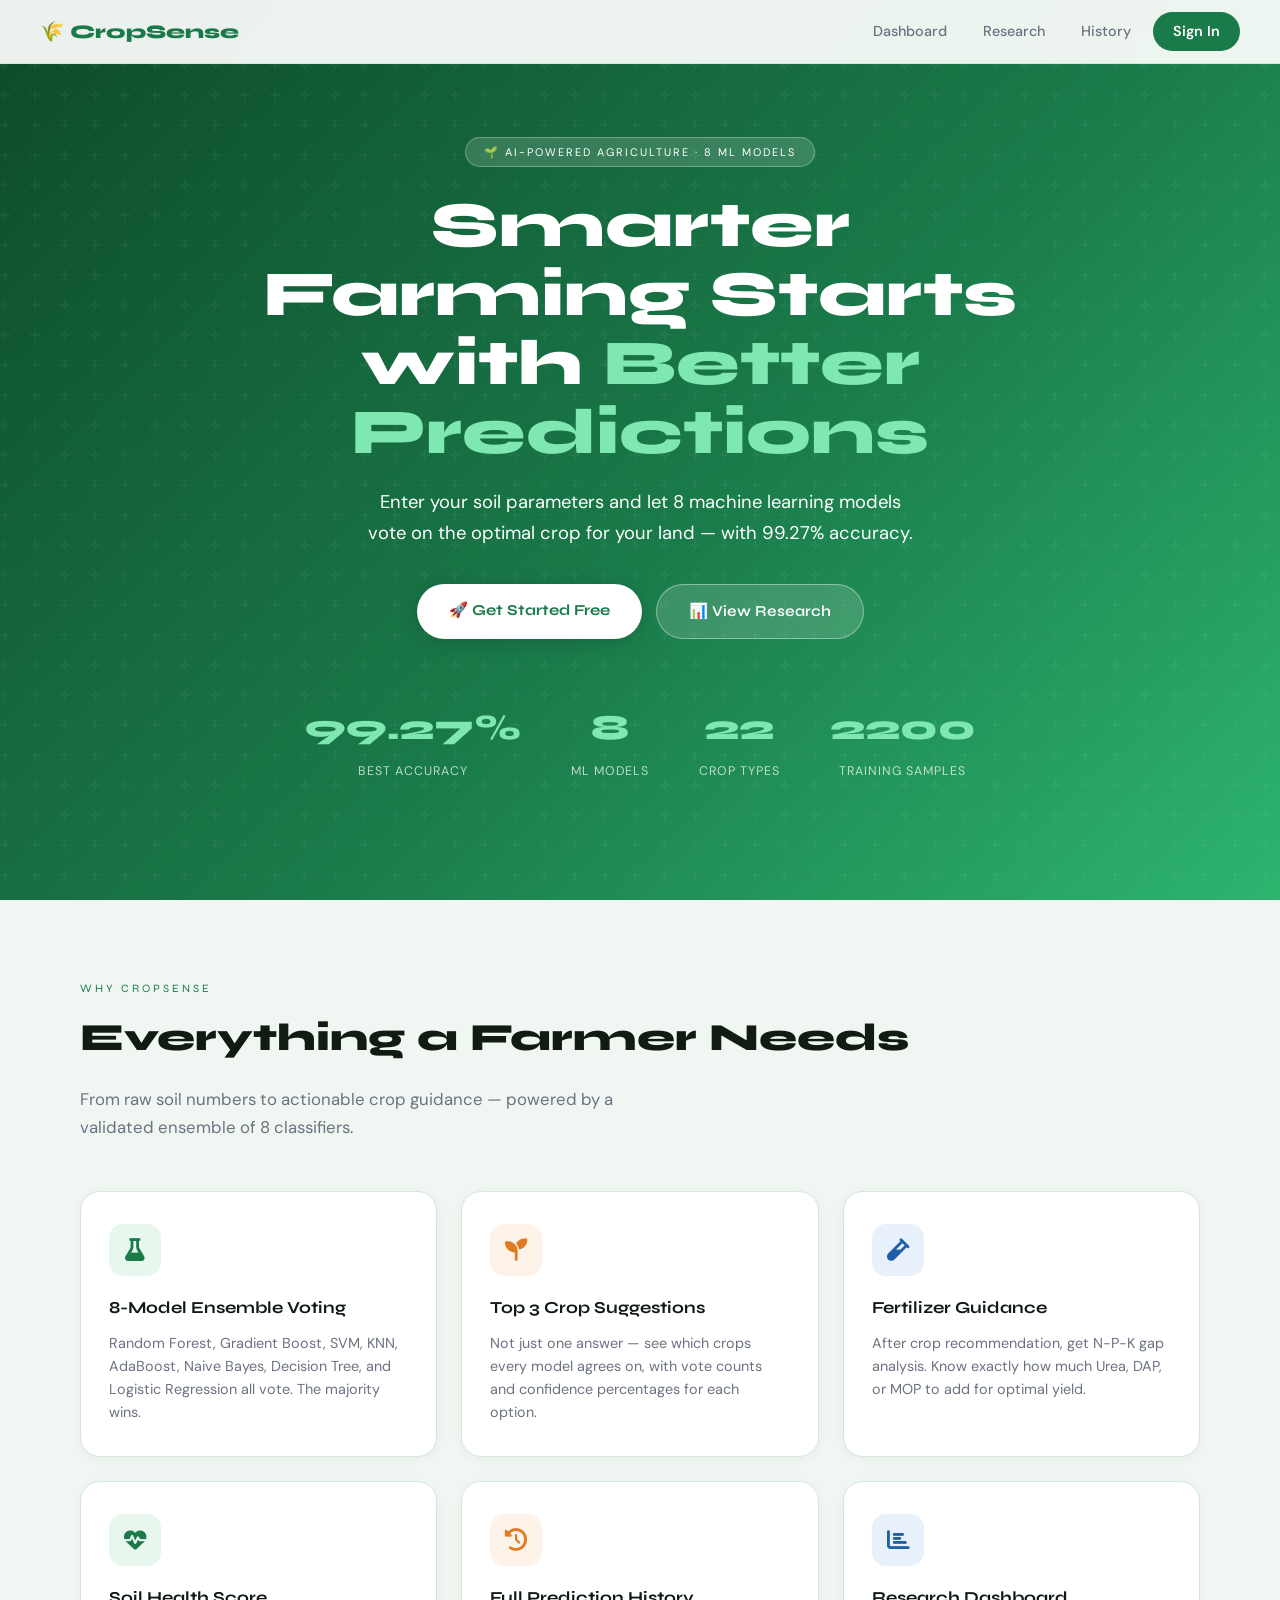
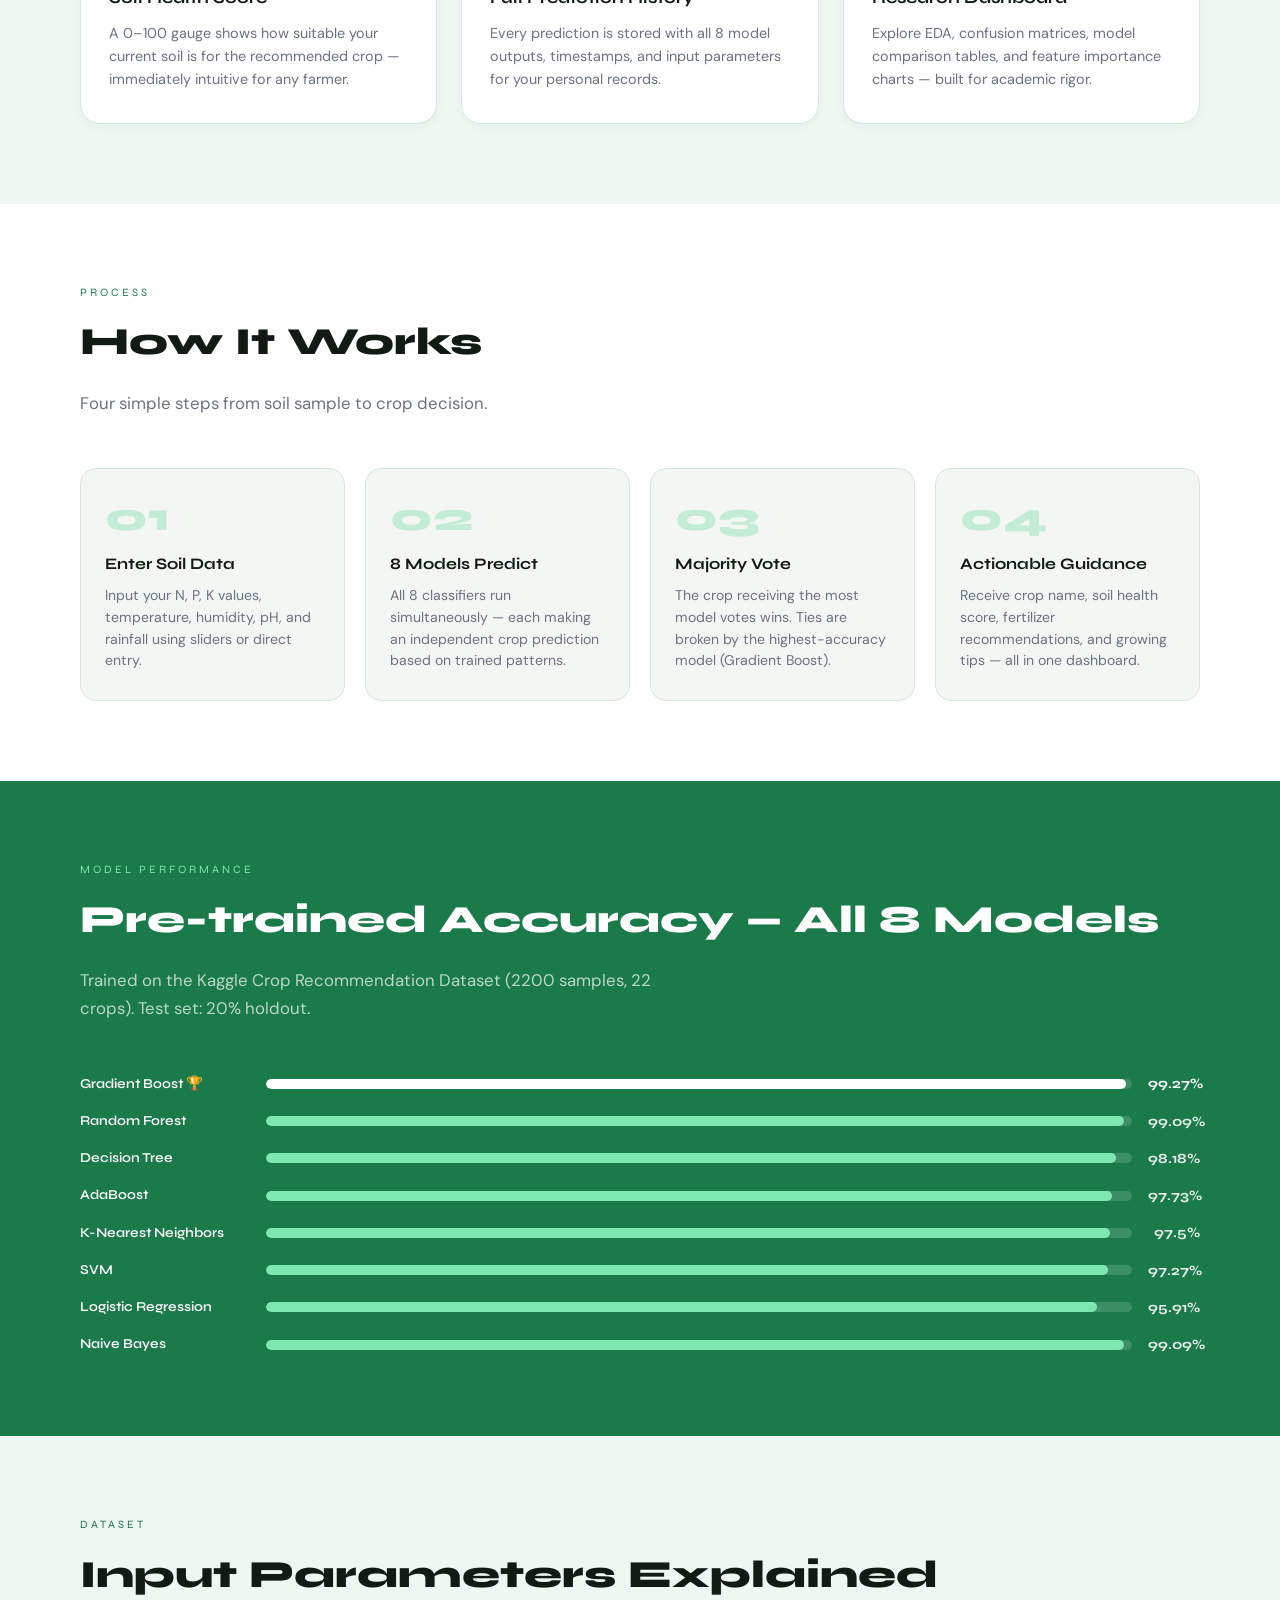
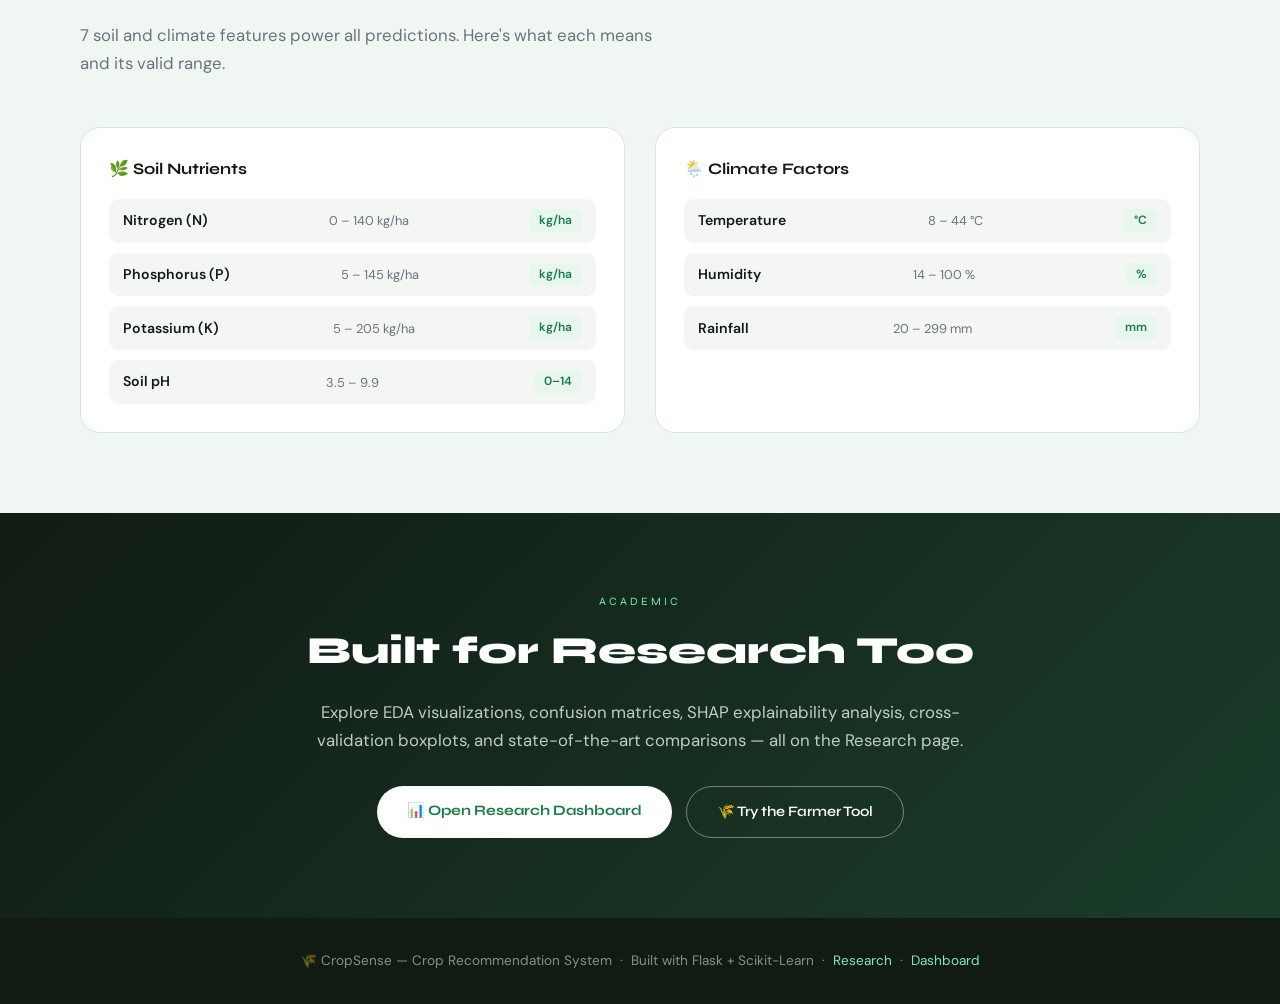
<file: index.html>
<!doctype html>
<html lang="en">
  <head>
    <meta charset="UTF-8" />
    <meta name="viewport" content="width=device-width, initial-scale=1.0" />
    <title>CropSense — AI-Powered Crop Recommendation</title>
    <link
      href="https://fonts.googleapis.com/css2?family=Syne:wght@400;600;700;800&family=DM+Sans:ital,wght@0,300;0,400;0,500;1,400&display=swap"
      rel="stylesheet"
    />
    <link
      rel="stylesheet"
      href="https://cdnjs.cloudflare.com/ajax/libs/font-awesome/6.5.0/css/all.min.css"
    />
    <style>
      :root {
        --green: #1a7a4a;
        --green-light: #2db56e;
        --green-pale: #e8f7ee;
        --green-mid: #c2ecd5;
        --amber: #e07b24;
        --blue: #1e5fa8;
        --dark: #111b14;
        --gray: #6b7280;
        --gray-light: #f4f6f4;
        --white: #ffffff;
        --border: #d4e8da;
        --shadow: 0 4px 24px rgba(26, 122, 74, 0.1);
      }
      *,
      *::before,
      *::after {
        margin: 0;
        padding: 0;
        box-sizing: border-box;
      }
      html {
        scroll-behavior: smooth;
      }
      body {
        font-family: "DM Sans", sans-serif;
        background: #f0f7f2;
        color: var(--dark);
        line-height: 1.65;
      }

      /* ── NAV ── */
      nav {
        position: fixed;
        top: 0;
        left: 0;
        right: 0;
        z-index: 100;
        background: rgba(255, 255, 255, 0.92);
        backdrop-filter: blur(12px);
        border-bottom: 1px solid var(--border);
        display: flex;
        align-items: center;
        justify-content: space-between;
        padding: 0 40px;
        height: 64px;
      }
      .nav-brand {
        font-family: "Syne", sans-serif;
        font-weight: 800;
        font-size: 1.2rem;
        color: var(--green);
        display: flex;
        align-items: center;
        gap: 8px;
        text-decoration: none;
      }
      .nav-links {
        display: flex;
        gap: 8px;
        align-items: center;
      }
      .nav-links a {
        text-decoration: none;
        color: var(--gray);
        font-size: 0.9rem;
        font-weight: 500;
        padding: 6px 14px;
        border-radius: 8px;
        transition: all 0.2s;
      }
      .nav-links a:hover {
        background: var(--green-pale);
        color: var(--green);
      }
      .nav-links .nav-cta {
        background: var(--green);
        color: white;
        padding: 8px 20px;
        border-radius: 100px;
        font-weight: 600;
      }
      .nav-links .nav-cta:hover {
        background: #155e3a;
        color: white;
      }

      /* ── HERO ── */
      .hero {
        min-height: 100vh;
        background: linear-gradient(
          135deg,
          #0d4a28 0%,
          #1a7a4a 55%,
          #2db56e 100%
        );
        color: white;
        display: flex;
        align-items: center;
        justify-content: center;
        text-align: center;
        padding: 100px 40px 80px;
        position: relative;
        overflow: hidden;
      }
      .hero::before {
        content: "";
        position: absolute;
        inset: 0;
        background: url("data:image/svg+xml,%3Csvg width='60' height='60' viewBox='0 0 60 60' xmlns='http://www.w3.org/2000/svg'%3E%3Cg fill='none' fill-rule='evenodd'%3E%3Cg fill='%23ffffff' fill-opacity='0.04'%3E%3Cpath d='M36 34v-4h-2v4h-4v2h4v4h2v-4h4v-2h-4zm0-30V0h-2v4h-4v2h4v4h2V6h4V4h-4zM6 34v-4H4v4H0v2h4v4h2v-4h4v-2H6zM6 4V0H4v4H0v2h4v4h2V6h4V4H6z'/%3E%3C/g%3E%3C/g%3E%3C/svg%3E");
      }
      .hero-inner {
        position: relative;
        max-width: 800px;
      }
      .hero-tag {
        display: inline-block;
        background: rgba(255, 255, 255, 0.15);
        border: 1px solid rgba(255, 255, 255, 0.3);
        padding: 5px 18px;
        border-radius: 100px;
        font-size: 11px;
        letter-spacing: 2px;
        text-transform: uppercase;
        margin-bottom: 24px;
        animation: fadeUp 0.6s ease both;
      }
      .hero h1 {
        font-family: "Syne", sans-serif;
        font-size: clamp(2.4rem, 6vw, 4rem);
        font-weight: 800;
        line-height: 1.08;
        margin-bottom: 20px;
        animation: fadeUp 0.7s ease 0.1s both;
      }
      .hero h1 span {
        color: #7fe8b0;
      }
      .hero p {
        font-size: 1.15rem;
        opacity: 0.85;
        max-width: 560px;
        margin: 0 auto 36px;
        animation: fadeUp 0.7s ease 0.2s both;
      }
      .hero-btns {
        display: flex;
        gap: 14px;
        justify-content: center;
        flex-wrap: wrap;
        animation: fadeUp 0.7s ease 0.3s both;
      }
      .btn-hero-primary {
        background: white;
        color: var(--green);
        padding: 14px 32px;
        border-radius: 100px;
        font-family: "Syne", sans-serif;
        font-weight: 700;
        font-size: 0.95rem;
        text-decoration: none;
        transition: all 0.2s;
        box-shadow: 0 4px 20px rgba(0, 0, 0, 0.15);
      }
      .btn-hero-primary:hover {
        transform: translateY(-2px);
        box-shadow: 0 8px 28px rgba(0, 0, 0, 0.2);
      }
      .btn-hero-secondary {
        background: rgba(255, 255, 255, 0.15);
        border: 1.5px solid rgba(255, 255, 255, 0.4);
        color: white;
        padding: 14px 32px;
        border-radius: 100px;
        font-family: "Syne", sans-serif;
        font-weight: 600;
        font-size: 0.95rem;
        text-decoration: none;
        transition: all 0.2s;
      }
      .btn-hero-secondary:hover {
        background: rgba(255, 255, 255, 0.25);
      }
      .hero-stats {
        display: flex;
        justify-content: center;
        gap: 50px;
        margin-top: 60px;
        flex-wrap: wrap;
        animation: fadeUp 0.7s ease 0.4s both;
      }
      .hero-stat strong {
        font-family: "Syne", sans-serif;
        font-size: 2.2rem;
        display: block;
        font-weight: 800;
      }
      .hero-stat span {
        font-size: 0.78rem;
        opacity: 0.7;
        text-transform: uppercase;
        letter-spacing: 1px;
      }
      .hero-stat .accent {
        color: #7fe8b0;
      }

      /* ── SECTIONS ── */
      .section {
        padding: 80px 40px;
        max-width: 1200px;
        margin: 0 auto;
      }
      .section-label {
        font-family: "Syne", sans-serif;
        font-size: 0.7rem;
        letter-spacing: 3px;
        text-transform: uppercase;
        color: var(--green);
        margin-bottom: 8px;
      }
      .section-title {
        font-family: "Syne", sans-serif;
        font-size: clamp(1.6rem, 3vw, 2.4rem);
        font-weight: 800;
        margin-bottom: 16px;
        color: var(--dark);
      }
      .section-sub {
        color: var(--gray);
        font-size: 1.05rem;
        max-width: 600px;
        margin-bottom: 50px;
      }

      /* ── FEATURES GRID ── */
      .features-grid {
        display: grid;
        grid-template-columns: repeat(auto-fill, minmax(300px, 1fr));
        gap: 24px;
      }
      .feature-card {
        background: white;
        border-radius: 20px;
        border: 1px solid var(--border);
        padding: 32px 28px;
        box-shadow: 0 2px 12px rgba(0, 0, 0, 0.04);
        transition:
          transform 0.2s,
          box-shadow 0.2s;
      }
      .feature-card:hover {
        transform: translateY(-4px);
        box-shadow: 0 12px 30px rgba(0, 0, 0, 0.09);
      }
      .feature-icon {
        width: 52px;
        height: 52px;
        border-radius: 14px;
        display: flex;
        align-items: center;
        justify-content: center;
        font-size: 1.4rem;
        margin-bottom: 18px;
      }
      .feature-icon.green {
        background: var(--green-pale);
        color: var(--green);
      }
      .feature-icon.amber {
        background: #fef3e8;
        color: var(--amber);
      }
      .feature-icon.blue {
        background: #e8f0fb;
        color: var(--blue);
      }
      .feature-card h3 {
        font-family: "Syne", sans-serif;
        font-weight: 700;
        font-size: 1.05rem;
        margin-bottom: 10px;
      }
      .feature-card p {
        color: var(--gray);
        font-size: 0.9rem;
        line-height: 1.6;
      }

      /* ── HOW IT WORKS ── */
      .how-section {
        background: white;
      }
      .how-wrap {
        max-width: 1200px;
        margin: 0 auto;
        padding: 80px 40px;
      }
      .steps-grid {
        display: grid;
        grid-template-columns: repeat(auto-fill, minmax(220px, 1fr));
        gap: 20px;
        margin-top: 10px;
      }
      .step-card {
        background: var(--gray-light);
        border-radius: 16px;
        padding: 28px 24px;
        border: 1px solid var(--border);
        position: relative;
      }
      .step-num {
        font-family: "Syne", sans-serif;
        font-size: 2.5rem;
        font-weight: 800;
        color: var(--green-mid);
        line-height: 1;
        margin-bottom: 14px;
      }
      .step-card h4 {
        font-family: "Syne", sans-serif;
        font-weight: 700;
        margin-bottom: 8px;
      }
      .step-card p {
        font-size: 0.88rem;
        color: var(--gray);
        line-height: 1.55;
      }

      /* ── MODEL ACCURACY TABLE ── */
      .models-section {
        background: var(--green);
        color: white;
      }
      .models-wrap {
        max-width: 1200px;
        margin: 0 auto;
        padding: 80px 40px;
      }
      .models-wrap .section-label {
        color: #7fe8b0;
      }
      .models-wrap .section-title {
        color: white;
      }
      .models-wrap .section-sub {
        color: rgba(255, 255, 255, 0.7);
      }
      .model-bars {
        display: flex;
        flex-direction: column;
        gap: 14px;
      }
      .model-bar-row {
        display: flex;
        align-items: center;
        gap: 16px;
      }
      .model-bar-label {
        font-family: "Syne", sans-serif;
        font-weight: 600;
        font-size: 0.85rem;
        width: 170px;
        flex-shrink: 0;
      }
      .model-bar-track {
        flex: 1;
        height: 10px;
        background: rgba(255, 255, 255, 0.15);
        border-radius: 100px;
        overflow: hidden;
      }
      .model-bar-fill {
        height: 100%;
        background: #7fe8b0;
        border-radius: 100px;
        transition: width 1s ease;
      }
      .model-bar-fill.best {
        background: white;
      }
      .model-bar-pct {
        font-family: "Syne", sans-serif;
        font-weight: 700;
        font-size: 0.88rem;
        width: 52px;
        text-align: right;
        color: rgba(255, 255, 255, 0.9);
      }
      .model-bar-pct.best {
        color: white;
      }

      /* ── DATASET HIGHLIGHT ── */
      .dataset-grid {
        display: grid;
        grid-template-columns: 1fr 1fr;
        gap: 30px;
        margin-top: 10px;
      }
      @media (max-width: 700px) {
        .dataset-grid {
          grid-template-columns: 1fr;
        }
      }
      .dataset-card {
        background: white;
        border-radius: 20px;
        border: 1px solid var(--border);
        padding: 28px;
      }
      .dataset-card h4 {
        font-family: "Syne", sans-serif;
        font-weight: 700;
        margin-bottom: 16px;
        font-size: 1rem;
      }
      .param-list {
        display: flex;
        flex-direction: column;
        gap: 10px;
      }
      .param-item {
        display: flex;
        align-items: center;
        justify-content: space-between;
        background: var(--gray-light);
        border-radius: 10px;
        padding: 10px 14px;
      }
      .param-name {
        font-weight: 600;
        font-size: 0.88rem;
      }
      .param-range {
        font-size: 0.8rem;
        color: var(--gray);
      }
      .param-unit {
        background: var(--green-pale);
        color: var(--green);
        border-radius: 6px;
        padding: 2px 10px;
        font-size: 0.75rem;
        font-weight: 600;
      }

      /* ── RESEARCH CALLOUT ── */
      .callout-section {
        background: linear-gradient(135deg, var(--dark) 0%, #1a3d2a 100%);
        padding: 80px 40px;
        text-align: center;
        color: white;
      }
      .callout-inner {
        max-width: 700px;
        margin: 0 auto;
      }
      .callout-section .section-label {
        color: #7fe8b0;
      }
      .callout-section .section-title {
        color: white;
      }
      .callout-section p {
        color: rgba(255, 255, 255, 0.75);
        font-size: 1.05rem;
        margin-bottom: 32px;
      }
      .callout-btns {
        display: flex;
        gap: 14px;
        justify-content: center;
        flex-wrap: wrap;
      }
      .btn-white {
        background: white;
        color: var(--green);
        padding: 13px 30px;
        border-radius: 100px;
        font-family: "Syne", sans-serif;
        font-weight: 700;
        font-size: 0.9rem;
        text-decoration: none;
        transition: all 0.2s;
      }
      .btn-white:hover {
        transform: translateY(-2px);
        box-shadow: 0 6px 20px rgba(0, 0, 0, 0.2);
      }
      .btn-outline-white {
        border: 1.5px solid rgba(255, 255, 255, 0.4);
        color: white;
        padding: 13px 30px;
        border-radius: 100px;
        font-family: "Syne", sans-serif;
        font-weight: 600;
        font-size: 0.9rem;
        text-decoration: none;
        transition: all 0.2s;
        background: transparent;
      }
      .btn-outline-white:hover {
        background: rgba(255, 255, 255, 0.1);
      }

      /* ── FOOTER ── */
      footer {
        background: var(--dark);
        color: rgba(255, 255, 255, 0.5);
        padding: 32px 40px;
        text-align: center;
        font-size: 0.85rem;
      }
      footer a {
        color: #7fe8b0;
        text-decoration: none;
      }

      /* ── ANIMATIONS ── */
      @keyframes fadeUp {
        from {
          opacity: 0;
          transform: translateY(24px);
        }
        to {
          opacity: 1;
          transform: translateY(0);
        }
      }
    </style>
  </head>
  <body>
    <!-- NAV -->
    <nav>
      <a class="nav-brand" href="index.html">🌾 CropSense</a>
      <div class="nav-links">
        <a href="dashboard.html">Dashboard</a>
        <a href="research.html">Research</a>
        <a href="history.html">History</a>
        <a href="signin.html" class="nav-cta">Sign In</a>
      </div>
    </nav>

    <!-- HERO -->
    <section class="hero">
      <div class="hero-inner">
        <div class="hero-tag">🌱 AI-Powered Agriculture · 8 ML Models</div>
        <h1>
          Smarter Farming Starts<br />with <span>Better Predictions</span>
        </h1>
        <p>
          Enter your soil parameters and let 8 machine learning models vote on
          the optimal crop for your land — with 99.27% accuracy.
        </p>
        <div class="hero-btns">
          <a href="signin.html" class="btn-hero-primary">🚀 Get Started Free</a>
          <a href="research.html" class="btn-hero-secondary"
            >📊 View Research</a
          >
        </div>
        <div class="hero-stats">
          <div class="hero-stat">
            <strong class="accent">99.27%</strong>
            <span>Best Accuracy</span>
          </div>
          <div class="hero-stat">
            <strong class="accent">8</strong>
            <span>ML Models</span>
          </div>
          <div class="hero-stat">
            <strong class="accent">22</strong>
            <span>Crop Types</span>
          </div>
          <div class="hero-stat">
            <strong class="accent">2200</strong>
            <span>Training Samples</span>
          </div>
        </div>
      </div>
    </section>

    <!-- FEATURES -->
    <section class="section">
      <div class="section-label">Why CropSense</div>
      <div class="section-title">Everything a Farmer Needs</div>
      <p class="section-sub">
        From raw soil numbers to actionable crop guidance — powered by a
        validated ensemble of 8 classifiers.
      </p>
      <div class="features-grid">
        <div class="feature-card">
          <div class="feature-icon green"><i class="fas fa-flask"></i></div>
          <h3>8-Model Ensemble Voting</h3>
          <p>
            Random Forest, Gradient Boost, SVM, KNN, AdaBoost, Naive Bayes,
            Decision Tree, and Logistic Regression all vote. The majority wins.
          </p>
        </div>
        <div class="feature-card">
          <div class="feature-icon amber"><i class="fas fa-seedling"></i></div>
          <h3>Top 3 Crop Suggestions</h3>
          <p>
            Not just one answer — see which crops every model agrees on, with
            vote counts and confidence percentages for each option.
          </p>
        </div>
        <div class="feature-card">
          <div class="feature-icon blue"><i class="fas fa-vial"></i></div>
          <h3>Fertilizer Guidance</h3>
          <p>
            After crop recommendation, get N-P-K gap analysis. Know exactly how
            much Urea, DAP, or MOP to add for optimal yield.
          </p>
        </div>
        <div class="feature-card">
          <div class="feature-icon green"><i class="fas fa-heartbeat"></i></div>
          <h3>Soil Health Score</h3>
          <p>
            A 0–100 gauge shows how suitable your current soil is for the
            recommended crop — immediately intuitive for any farmer.
          </p>
        </div>
        <div class="feature-card">
          <div class="feature-icon amber"><i class="fas fa-history"></i></div>
          <h3>Full Prediction History</h3>
          <p>
            Every prediction is stored with all 8 model outputs, timestamps, and
            input parameters for your personal records.
          </p>
        </div>
        <div class="feature-card">
          <div class="feature-icon blue"><i class="fas fa-chart-bar"></i></div>
          <h3>Research Dashboard</h3>
          <p>
            Explore EDA, confusion matrices, model comparison tables, and
            feature importance charts — built for academic rigor.
          </p>
        </div>
      </div>
    </section>

    <!-- HOW IT WORKS -->
    <div class="how-section">
      <div class="how-wrap">
        <div class="section-label">Process</div>
        <div class="section-title">How It Works</div>
        <p class="section-sub">
          Four simple steps from soil sample to crop decision.
        </p>
        <div class="steps-grid">
          <div class="step-card">
            <div class="step-num">01</div>
            <h4>Enter Soil Data</h4>
            <p>
              Input your N, P, K values, temperature, humidity, pH, and rainfall
              using sliders or direct entry.
            </p>
          </div>
          <div class="step-card">
            <div class="step-num">02</div>
            <h4>8 Models Predict</h4>
            <p>
              All 8 classifiers run simultaneously — each making an independent
              crop prediction based on trained patterns.
            </p>
          </div>
          <div class="step-card">
            <div class="step-num">03</div>
            <h4>Majority Vote</h4>
            <p>
              The crop receiving the most model votes wins. Ties are broken by
              the highest-accuracy model (Gradient Boost).
            </p>
          </div>
          <div class="step-card">
            <div class="step-num">04</div>
            <h4>Actionable Guidance</h4>
            <p>
              Receive crop name, soil health score, fertilizer recommendations,
              and growing tips — all in one dashboard.
            </p>
          </div>
        </div>
      </div>
    </div>

    <!-- MODEL ACCURACY BARS -->
    <div class="models-section">
      <div class="models-wrap">
        <div class="section-label">Model Performance</div>
        <div class="section-title">Pre-trained Accuracy — All 8 Models</div>
        <p class="section-sub">
          Trained on the Kaggle Crop Recommendation Dataset (2200 samples, 22
          crops). Test set: 20% holdout.
        </p>
        <div class="model-bars" id="modelBars">
          <!-- filled by JS -->
        </div>
      </div>
    </div>

    <!-- DATASET INFO -->
    <section class="section">
      <div class="section-label">Dataset</div>
      <div class="section-title">Input Parameters Explained</div>
      <p class="section-sub">
        7 soil and climate features power all predictions. Here's what each
        means and its valid range.
      </p>
      <div class="dataset-grid">
        <div class="dataset-card">
          <h4>🌿 Soil Nutrients</h4>
          <div class="param-list">
            <div class="param-item">
              <span class="param-name">Nitrogen (N)</span>
              <span class="param-range">0 – 140 kg/ha</span>
              <span class="param-unit">kg/ha</span>
            </div>
            <div class="param-item">
              <span class="param-name">Phosphorus (P)</span>
              <span class="param-range">5 – 145 kg/ha</span>
              <span class="param-unit">kg/ha</span>
            </div>
            <div class="param-item">
              <span class="param-name">Potassium (K)</span>
              <span class="param-range">5 – 205 kg/ha</span>
              <span class="param-unit">kg/ha</span>
            </div>
            <div class="param-item">
              <span class="param-name">Soil pH</span>
              <span class="param-range">3.5 – 9.9</span>
              <span class="param-unit">0–14</span>
            </div>
          </div>
        </div>
        <div class="dataset-card">
          <h4>🌦️ Climate Factors</h4>
          <div class="param-list">
            <div class="param-item">
              <span class="param-name">Temperature</span>
              <span class="param-range">8 – 44 °C</span>
              <span class="param-unit">°C</span>
            </div>
            <div class="param-item">
              <span class="param-name">Humidity</span>
              <span class="param-range">14 – 100 %</span>
              <span class="param-unit">%</span>
            </div>
            <div class="param-item">
              <span class="param-name">Rainfall</span>
              <span class="param-range">20 – 299 mm</span>
              <span class="param-unit">mm</span>
            </div>
          </div>
        </div>
      </div>
    </section>

    <!-- RESEARCH CALLOUT -->
    <section class="callout-section">
      <div class="callout-inner">
        <div class="section-label">Academic</div>
        <div class="section-title">Built for Research Too</div>
        <p>
          Explore EDA visualizations, confusion matrices, SHAP explainability
          analysis, cross-validation boxplots, and state-of-the-art comparisons
          — all on the Research page.
        </p>
        <div class="callout-btns">
          <a href="research.html" class="btn-white"
            >📊 Open Research Dashboard</a
          >
          <a href="dashboard.html" class="btn-outline-white"
            >🌾 Try the Farmer Tool</a
          >
        </div>
      </div>
    </section>

    <!-- FOOTER -->
    <footer>
      <p>
        🌾 CropSense — Crop Recommendation System &nbsp;·&nbsp; Built with Flask
        + Scikit-Learn &nbsp;·&nbsp;
        <a href="research.html">Research</a> &nbsp;·&nbsp;
        <a href="dashboard.html">Dashboard</a>
      </p>
    </footer>

    <script>
      // Model accuracy bars (static pre-computed values from ml_core.py outputs)
      const modelData = [
        { name: "Gradient Boost", acc: 99.27, best: true },
        { name: "Random Forest", acc: 99.09, best: false },
        { name: "Decision Tree", acc: 98.18, best: false },
        { name: "AdaBoost", acc: 97.73, best: false },
        { name: "K-Nearest Neighbors", acc: 97.5, best: false },
        { name: "SVM", acc: 97.27, best: false },
        { name: "Logistic Regression", acc: 95.91, best: false },
        { name: "Naive Bayes", acc: 99.09, best: false },
      ];

      const barsEl = document.getElementById("modelBars");
      modelData.forEach((m) => {
        barsEl.innerHTML += `
      <div class="model-bar-row">
        <div class="model-bar-label">${m.name}${m.best ? " 🏆" : ""}</div>
        <div class="model-bar-track">
          <div class="model-bar-fill ${m.best ? "best" : ""}" style="width:${m.acc}%"></div>
        </div>
        <div class="model-bar-pct ${m.best ? "best" : ""}">${m.acc}%</div>
      </div>`;
      });
    </script>
  </body>
</html>
</file>
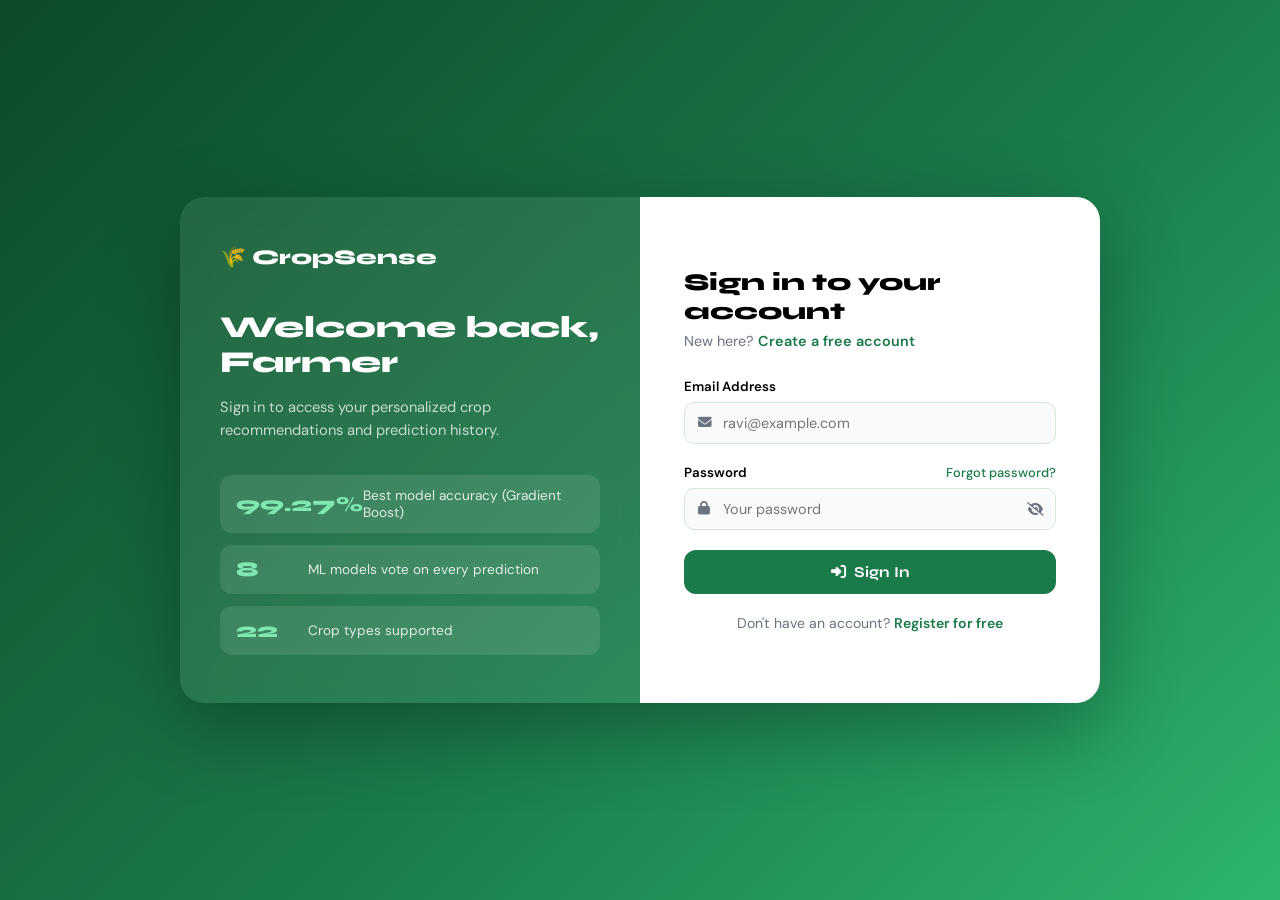
<file: admin.html>
<!doctype html>
<html lang="en">
  <head>
    <meta charset="UTF-8" />
    <title>Admin Panel</title>
    <link rel="stylesheet" href="style.css" />

    <script>
      (function () {
        const isAdmin = localStorage.getItem("is_admin");
        const token = localStorage.getItem("accessToken");

        if (!token) {
          window.location.href = "signin.html";
          return;
        }

        if (isAdmin !== "1") {
          window.location.href = "dashboard.html";
        }
      })();
    </script>
  </head>
  <body>
    <div class="header">
      <h2>Crop Estimator</h2>
      <div id="menu-icon">☰</div>
    </div>

    <div class="sidebar" id="sidebar">
      <h3>Navigation</h3>
      <br />

      <a href="dashboard.html">Dashboard</a>
      <a href="history.html">History</a>
      <a href="profile.html">Profile</a>
      <a href="admin.html">Admin</a>
      <a href="signout.html">Logout</a>
    </div>

    <div class="main">
      <h1>Admin Dashboard</h1>

      <!-- Stats Cards -->
      <div class="admin-stats">
        <div class="stat-card">
          <h3 id="totalUsers">0</h3>
          <p>Total Users</p>
        </div>

        <div class="stat-card">
          <h3 id="totalPredictions">0</h3>
          <p>Total Predictions</p>
        </div>

        <div class="stat-card">
          <h3 id="topCrop">-</h3>
          <p>Most Predicted Crop</p>
        </div>
      </div>

      <!-- Admin Controls -->

      <div class="admin-controls">
        <button class="submit-btn" id="loadUsers">👥 View Users</button>

        <button class="submit-btn" id="loadPredictions">
          📊 View Predictions
        </button>
      </div>

      <h3 id="tableHeading"></h3>

      <div class="admin-table">
        <table>
          <thead>
            <tr id="tableHead"></tr>
          </thead>

          <tbody id="tableBody"></tbody>
        </table>
      </div>
    </div>

    <script src="script.js"></script>
    <script>
      async function loadTable(endpoint, heading, columns) {
        document.getElementById("tableHeading").textContent = heading;
        const head = document.getElementById("tableHead");
        const body = document.getElementById("tableBody");
        head.innerHTML = columns
          .map((c) => `<th style="padding:8px;text-align:left">${c}</th>`)
          .join("");
        body.innerHTML =
          "<tr><td colspan='" + columns.length + "'>Loading…</td></tr>";
        try {
          const res = await apiFetch(API + endpoint);
          const rows = await res.json();
          body.innerHTML = "";
          if (!rows.length) {
            body.innerHTML = `<tr><td colspan="${columns.length}">No data.</td></tr>`;
            return;
          }
          rows.forEach((row) => {
            const tr = document.createElement("tr");
            tr.innerHTML = columns
              .map(
                (c) =>
                  `<td style="padding:8px">${row[c.toLowerCase().replace(/ /g, "_")] ?? "—"}</td>`,
              )
              .join("");
            body.appendChild(tr);
          });
        } catch (err) {
          body.innerHTML = `<tr><td colspan="${columns.length}" style="color:red">Error: ${err.message}</td></tr>`;
        }
      }

      /// Admin Deshboard Logic///
      async function loadAdminStats() {
        try {
          const users = await apiFetch(API + "/admin/users");
          const usersData = await users.json();

          document.getElementById("totalUsers").textContent = usersData.length;

          const preds = await apiFetch(API + "/admin/predictions");
          const predsData = await preds.json();

          document.getElementById("totalPredictions").textContent =
            predsData.length;

          let cropCount = {};

          predsData.forEach((p) => {
            cropCount[p.predicted_crop] =
              (cropCount[p.predicted_crop] || 0) + 1;
          });

          let topCrop = Object.keys(cropCount).reduce(
            (a, b) => (cropCount[a] > cropCount[b] ? a : b),
            "-",
          );

          document.getElementById("topCrop").textContent = topCrop;
        } catch (e) {
          console.log(e);
        }
      }

      loadAdminStats();

      document
        .getElementById("loadUsers")
        .addEventListener("click", () =>
          loadTable("/admin/users", "All Users", [
            "ID",
            "Full Name",
            "Email",
            "Is Admin",
            "Created At",
          ]),
        );
      document
        .getElementById("loadPredictions")
        .addEventListener("click", () =>
          loadTable("/admin/predictions", "All Predictions", [
            "ID",
            "User ID",
            "Predicted Crop",
            "Best Model",
            "Created At",
          ]),
        );
    </script>
  </body>
</html>
</file>
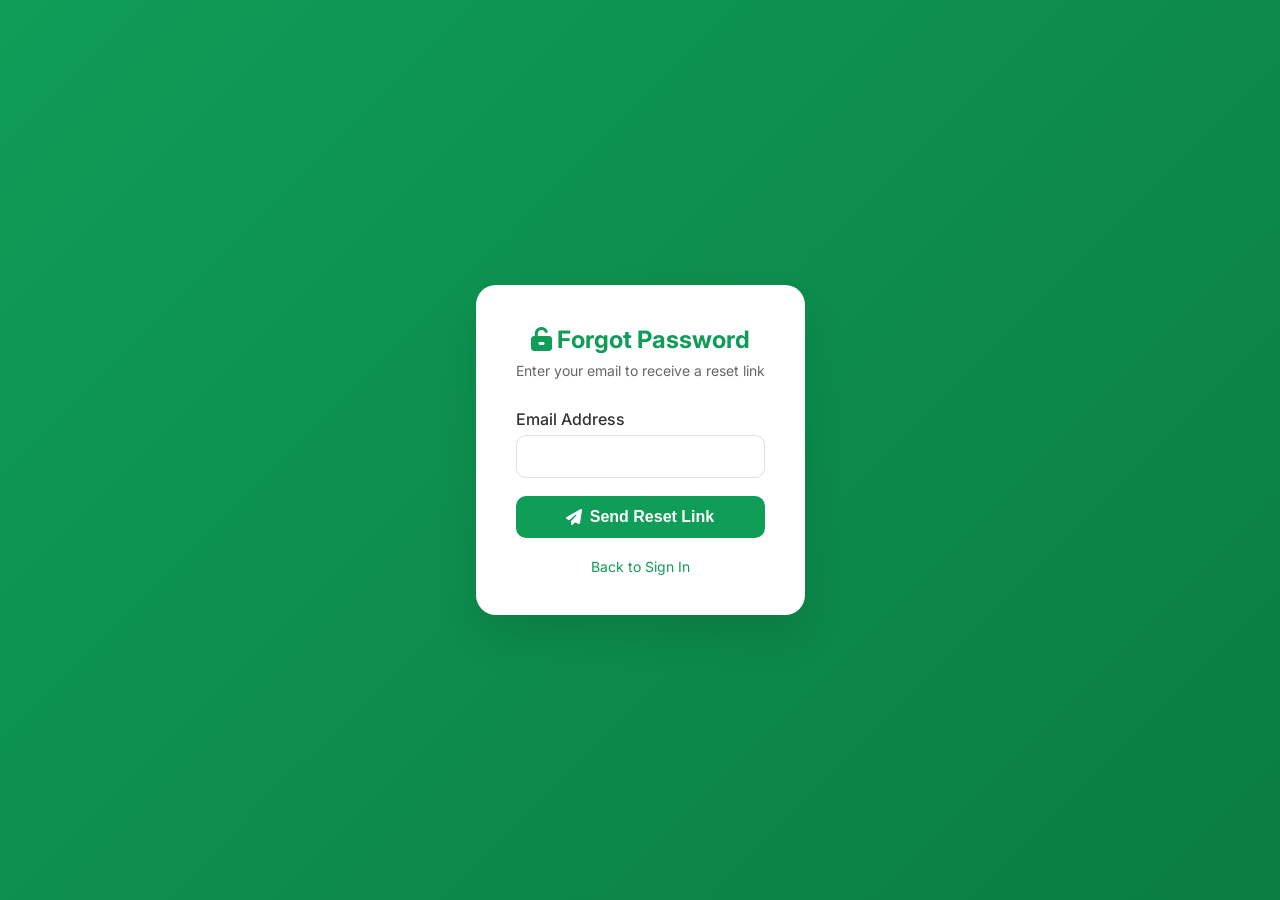
<file: forgot_password.html>
<!doctype html>

<html lang="en">
  <head>
    <meta charset="UTF-8" />
    <meta name="viewport" content="width=device-width, initial-scale=1.0" />

    <title>Forgot Password - Crop Estimator</title>

    <link
      href="https://fonts.googleapis.com/css2?family=Inter:wght@400;600&display=swap"
      rel="stylesheet"
    />

    <link
      rel="stylesheet"
      href="https://cdnjs.cloudflare.com/ajax/libs/font-awesome/6.5.0/css/all.min.css"
    />

    <link rel="stylesheet" href="style.css" />
  </head>

  <body class="auth-body">
    <div class="auth-container">
      <div class="auth-card">
        <div class="auth-header">
          <h2><i class="fas fa-unlock-alt"></i> Forgot Password</h2>

          <p>Enter your email to receive a reset link</p>
        </div>

        <form id="forgotForm" class="auth-form">
          <div class="form-group">
            <label>Email Address</label>

            <input type="email" id="email" required />
          </div>

          <button type="submit" class="submit-btn auth-btn">
            <i class="fas fa-paper-plane"></i> Send Reset Link
          </button>
        </form>

        <p id="message" style="margin-top: 15px"></p>

        <div class="auth-links">
          <a href="signin.html">Back to Sign In</a>
        </div>
      </div>
    </div>

    <script>
      document
        .getElementById("forgotForm")
        .addEventListener("submit", async function (e) {
          e.preventDefault();

          const email = document.getElementById("email").value;

          try {
            const response = await fetch(
              "http://127.0.0.1:5000/forgot_password",
              {
                method: "POST",

                headers: {
                  "Content-Type": "application/json",
                },

                body: JSON.stringify({
                  email: email,
                }),
              },
            );

            const data = await response.json();

            if (response.ok) {
              document.getElementById("message").innerText =
                "Reset link sent to your email";
              document.getElementById("message").style.color = "green";
            } else {
              document.getElementById("message").innerText =
                data.error || "Failed to send reset link";
              document.getElementById("message").style.color = "red";
            }
          } catch (err) {
            document.getElementById("message").innerText = "Server error";
            document.getElementById("message").style.color = "red";
          }
        });
    </script>
  </body>
</html>
</file>
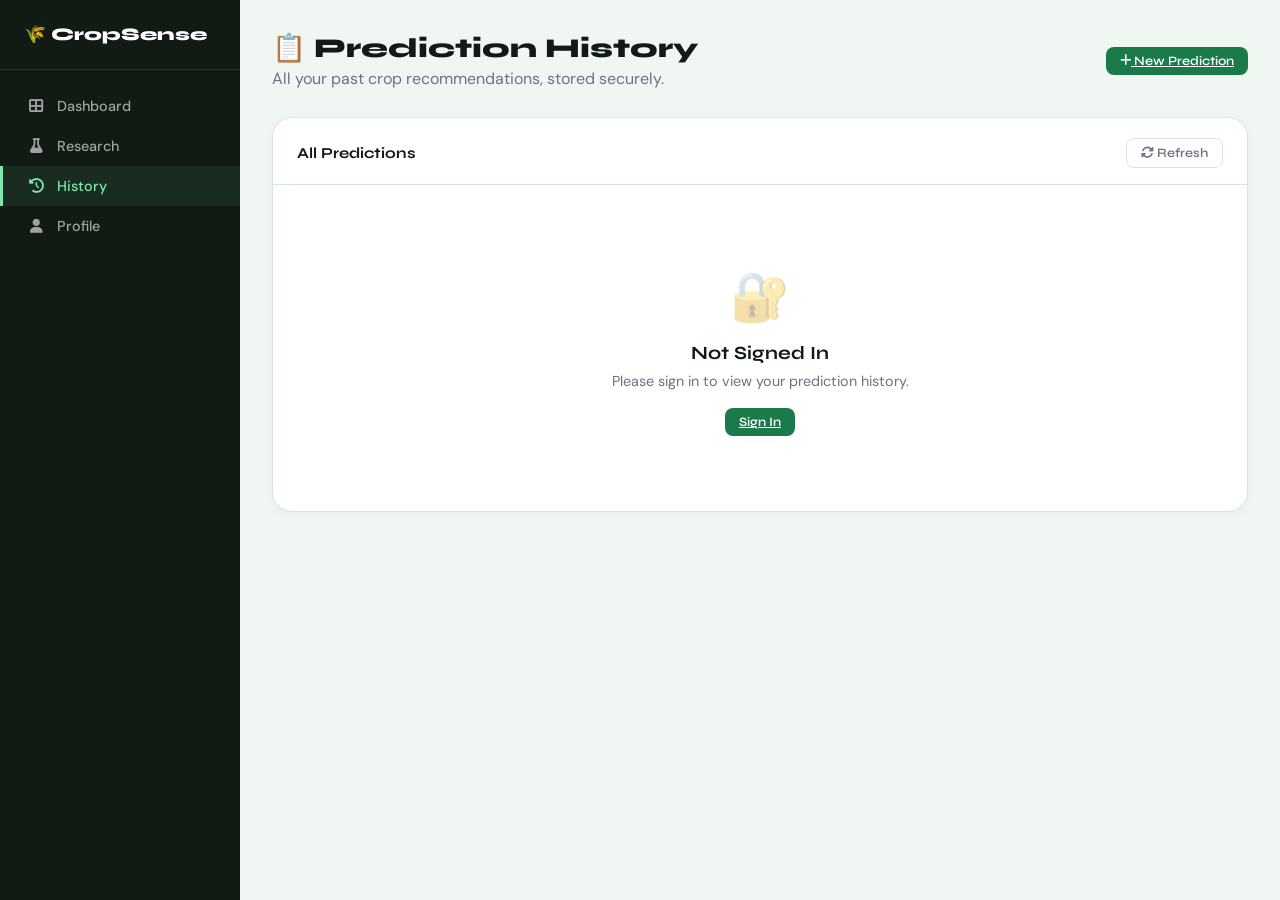
<file: history.html>
<!DOCTYPE html>
<html lang="en">
<head>
  <meta charset="UTF-8"/>
  <meta name="viewport" content="width=device-width, initial-scale=1.0"/>
  <title>CropSense — History</title>
  <link href="https://fonts.googleapis.com/css2?family=Syne:wght@400;600;700;800&family=DM+Sans:wght@300;400;500&display=swap" rel="stylesheet"/>
  <link rel="stylesheet" href="https://cdnjs.cloudflare.com/ajax/libs/font-awesome/6.5.0/css/all.min.css"/>
  <style>
    :root{--green:#1a7a4a;--green-light:#2db56e;--green-pale:#e8f7ee;--green-mid:#c2ecd5;--amber:#e07b24;--amber-pale:#fef3e8;--dark:#111b14;--gray:#6b7280;--gray-light:#f4f6f4;--white:#ffffff;--border:#d4e8da;--sidebar-w:240px;}
    *,*::before,*::after{margin:0;padding:0;box-sizing:border-box;}
    body{font-family:'DM Sans',sans-serif;background:#f0f7f2;color:var(--dark);display:flex;min-height:100vh;}
    .sidebar{width:var(--sidebar-w);background:var(--dark);display:flex;flex-direction:column;padding:24px 0;position:fixed;top:0;left:0;bottom:0;z-index:50;}
    .sidebar-brand{font-family:'Syne',sans-serif;font-weight:800;font-size:1.1rem;color:white;padding:0 24px 24px;border-bottom:1px solid rgba(255,255,255,0.1);display:flex;align-items:center;gap:8px;text-decoration:none;}
    .sidebar nav{flex:1;padding:16px 0;}
    .sidebar nav a{display:flex;align-items:center;gap:12px;padding:11px 24px;color:rgba(255,255,255,0.6);text-decoration:none;font-size:0.9rem;font-weight:500;transition:all 0.15s;border-left:3px solid transparent;}
    .sidebar nav a:hover{color:white;background:rgba(255,255,255,0.07);}
    .sidebar nav a.active{color:#7fe8b0;border-left-color:#7fe8b0;background:rgba(127,232,176,0.08);}
    .main{margin-left:var(--sidebar-w);flex:1;padding:32px;max-width:1100px;}
    .page-header{margin-bottom:28px;display:flex;align-items:center;justify-content:space-between;}
    .page-header h1{font-family:'Syne',sans-serif;font-size:1.7rem;font-weight:800;}
    .page-header p{color:var(--gray);margin-top:4px;}
    .card{background:white;border-radius:20px;border:1px solid var(--border);box-shadow:0 2px 12px rgba(0,0,0,0.04);margin-bottom:24px;}
    .card-header{padding:20px 24px 16px;border-bottom:1px solid var(--border);display:flex;align-items:center;justify-content:space-between;}
    .card-title{font-family:'Syne',sans-serif;font-weight:700;font-size:0.95rem;}
    .card-body{padding:20px 24px;}
    .hist-table{width:100%;border-collapse:collapse;font-size:0.85rem;}
    .hist-table th{text-align:left;padding:10px 14px;color:var(--gray);font-weight:600;font-size:0.75rem;text-transform:uppercase;letter-spacing:0.5px;border-bottom:2px solid var(--border);}
    .hist-table td{padding:12px 14px;border-bottom:1px solid #f0f5f2;vertical-align:middle;}
    .hist-table tr:last-child td{border:none;}
    .hist-table tr:hover td{background:#f9fbf9;}
    .crop-badge{display:inline-flex;align-items:center;gap:6px;background:var(--green-pale);color:var(--green);border-radius:100px;padding:4px 12px;font-weight:600;font-size:0.82rem;}
    .param-mini{display:flex;gap:6px;flex-wrap:wrap;}
    .param-chip{background:var(--gray-light);border-radius:6px;padding:2px 8px;font-size:0.72rem;color:var(--gray);}
    .param-chip strong{color:var(--dark);}
    .btn-sm{padding:6px 14px;border-radius:8px;font-size:0.8rem;font-weight:600;cursor:pointer;border:none;font-family:'Syne',sans-serif;}
    .btn-green{background:var(--green);color:white;}
    .btn-green:hover{background:#155e3a;}
    .btn-outline{background:transparent;border:1.5px solid var(--border);color:var(--gray);}
    .btn-outline:hover{background:var(--gray-light);}
    .empty-state{text-align:center;padding:60px 20px;color:var(--gray);}
    .empty-icon{font-size:3rem;margin-bottom:14px;opacity:0.35;}
    .empty-state h3{font-family:'Syne',sans-serif;font-weight:700;margin-bottom:8px;color:var(--dark);}
    .empty-state p{font-size:0.9rem;max-width:360px;margin:0 auto 20px;}
    .loading-state{text-align:center;padding:40px;color:var(--gray);}
    .spinner-sm{width:28px;height:28px;border:3px solid var(--green-mid);border-top-color:var(--green);border-radius:50%;animation:spin 0.8s linear infinite;margin:0 auto 12px;}
    @keyframes spin{to{transform:rotate(360deg);}}
    .summary-row{display:grid;grid-template-columns:repeat(3,1fr);gap:16px;margin-bottom:24px;}
    .sum-box{background:white;border-radius:16px;border:1px solid var(--border);padding:20px;text-align:center;}
    .sum-val{font-family:'Syne',sans-serif;font-size:1.8rem;font-weight:800;color:var(--green);}
    .sum-label{font-size:0.78rem;color:var(--gray);text-transform:uppercase;letter-spacing:0.5px;margin-top:4px;}
    #toast{position:fixed;bottom:24px;right:24px;z-index:300;padding:12px 20px;border-radius:10px;color:white;font-family:'Syne',sans-serif;font-size:0.85rem;font-weight:600;box-shadow:0 4px 16px rgba(0,0,0,0.2);display:none;max-width:320px;}
    #toast.show{display:block;}
  </style>
</head>
<body>
<aside class="sidebar">
  <a class="sidebar-brand" href="index.html">🌾 CropSense</a>
  <nav>
    <a href="dashboard.html"><i class="fas fa-th-large fa-fw"></i> Dashboard</a>
    <a href="research.html"><i class="fas fa-flask fa-fw"></i> Research</a>
    <a href="history.html" class="active"><i class="fas fa-history fa-fw"></i> History</a>
    <a href="profile.html"><i class="fas fa-user fa-fw"></i> Profile</a>
  </nav>
</aside>
<div id="toast"></div>
<main class="main">
  <div class="page-header">
    <div>
      <h1>📋 Prediction History</h1>
      <p>All your past crop recommendations, stored securely.</p>
    </div>
    <a href="dashboard.html" class="btn-sm btn-green"><i class="fas fa-plus"></i> New Prediction</a>
  </div>

  <!-- Summary boxes (filled by JS) -->
  <div class="summary-row" id="summaryRow" style="display:none;">
    <div class="sum-box"><div class="sum-val" id="sumTotal">—</div><div class="sum-label">Total Predictions</div></div>
    <div class="sum-box"><div class="sum-val" id="sumTopCrop">—</div><div class="sum-label">Most Recommended</div></div>
    <div class="sum-box"><div class="sum-val" id="sumLatest">—</div><div class="sum-label">Latest Prediction</div></div>
  </div>

  <div class="card">
    <div class="card-header">
      <span class="card-title">All Predictions</span>
      <button class="btn-sm btn-outline" id="refreshBtn"><i class="fas fa-sync-alt"></i> Refresh</button>
    </div>
    <div class="card-body" id="historyBody">
      <div class="loading-state"><div class="spinner-sm"></div><p>Loading history…</p></div>
    </div>
  </div>
</main>

<script src="script.js"></script>
<script>
const API_BASE="http://127.0.0.1:5000";
function showToast(msg,type='info'){const c={info:'#2b7a4b',error:'#c0392b',warn:'#d68910'};const t=document.getElementById('toast');t.textContent=msg;t.style.background=c[type]||c.info;t.className='show';setTimeout(()=>t.className='',4000);}
function formatDate(s){if(!s)return'—';const d=new Date(s.includes('T')?s:s+'Z');return isNaN(d)?s:d.toLocaleString();}

async function loadHistory(){
  const userId=localStorage.getItem('user_id');
  if(!userId){
    document.getElementById('historyBody').innerHTML=`<div class="empty-state"><div class="empty-icon">🔐</div><h3>Not Signed In</h3><p>Please sign in to view your prediction history.</p><a href="signin.html" class="btn-sm btn-green">Sign In</a></div>`;
    return;
  }
  try{
    const res=await apiFetch(`${API_BASE}/history/${userId}`);
    if(!res.ok){const e=await res.json();showToast(e.error||'Failed to load history','error');renderEmpty();return;}
    const data=await res.json();
    renderHistory(data);
  }catch(err){showToast('Network error — is backend running?','error');renderEmpty();}
}

function renderEmpty(){
  document.getElementById('historyBody').innerHTML=`<div class="empty-state"><div class="empty-icon">🌾</div><h3>No Predictions Yet</h3><p>Head to the dashboard and make your first crop recommendation.</p><a href="dashboard.html" class="btn-sm btn-green">Go to Dashboard</a></div>`;
}

function renderHistory(rows){
  if(!rows||rows.length===0){renderEmpty();return;}

  // Summary
  document.getElementById('summaryRow').style.display='grid';
  document.getElementById('sumTotal').textContent=rows.length;
  const cropFreq={};
  rows.forEach(r=>{if(r.predicted_crop)cropFreq[r.predicted_crop]=(cropFreq[r.predicted_crop]||0)+1;});
  const top=Object.entries(cropFreq).sort((a,b)=>b[1]-a[1])[0];
  document.getElementById('sumTopCrop').textContent=top?top[0].charAt(0).toUpperCase()+top[0].slice(1):'—';
  document.getElementById('sumLatest').textContent=rows[0]?formatDate(rows[0].created_at).split(',')[0]:'—';

  let html=`<table class="hist-table"><thead><tr><th>#</th><th>Date</th><th>Recommendation</th><th>Best Model</th><th>Parameters</th></tr></thead><tbody>`;
  rows.forEach((r,i)=>{
    const crop=r.predicted_crop||'—';
    const capCrop=crop.charAt(0).toUpperCase()+crop.slice(1);
    html+=`<tr>
      <td style="color:var(--gray);font-size:0.8rem;">${rows.length-i}</td>
      <td style="font-size:0.82rem;color:var(--gray);">${formatDate(r.created_at)}</td>
      <td><span class="crop-badge">🌾 ${capCrop}</span></td>
      <td style="font-size:0.82rem;">${r.best_model?r.best_model.replace(/_/g,' ').replace(/\b\w/g,l=>l.toUpperCase()):'—'}</td>
      <td><div class="param-mini">
        <span class="param-chip">N <strong>${r.nitrogen??'—'}</strong></span>
        <span class="param-chip">P <strong>${r.phosphorus??'—'}</strong></span>
        <span class="param-chip">K <strong>${r.potassium??'—'}</strong></span>
        <span class="param-chip">pH <strong>${r.ph??'—'}</strong></span>
        <span class="param-chip">Temp <strong>${r.temperature??'—'}°C</strong></span>
        <span class="param-chip">Rain <strong>${r.rainfall??'—'}mm</strong></span>
      </div></td>
    </tr>`;
  });
  html+='</tbody></table>';
  document.getElementById('historyBody').innerHTML=html;
}

document.getElementById('refreshBtn').addEventListener('click',()=>{
  document.getElementById('historyBody').innerHTML='<div class="loading-state"><div class="spinner-sm"></div><p>Loading history…</p></div>';
  loadHistory();
});

loadHistory();
</script>
</body>
</html>
</file>
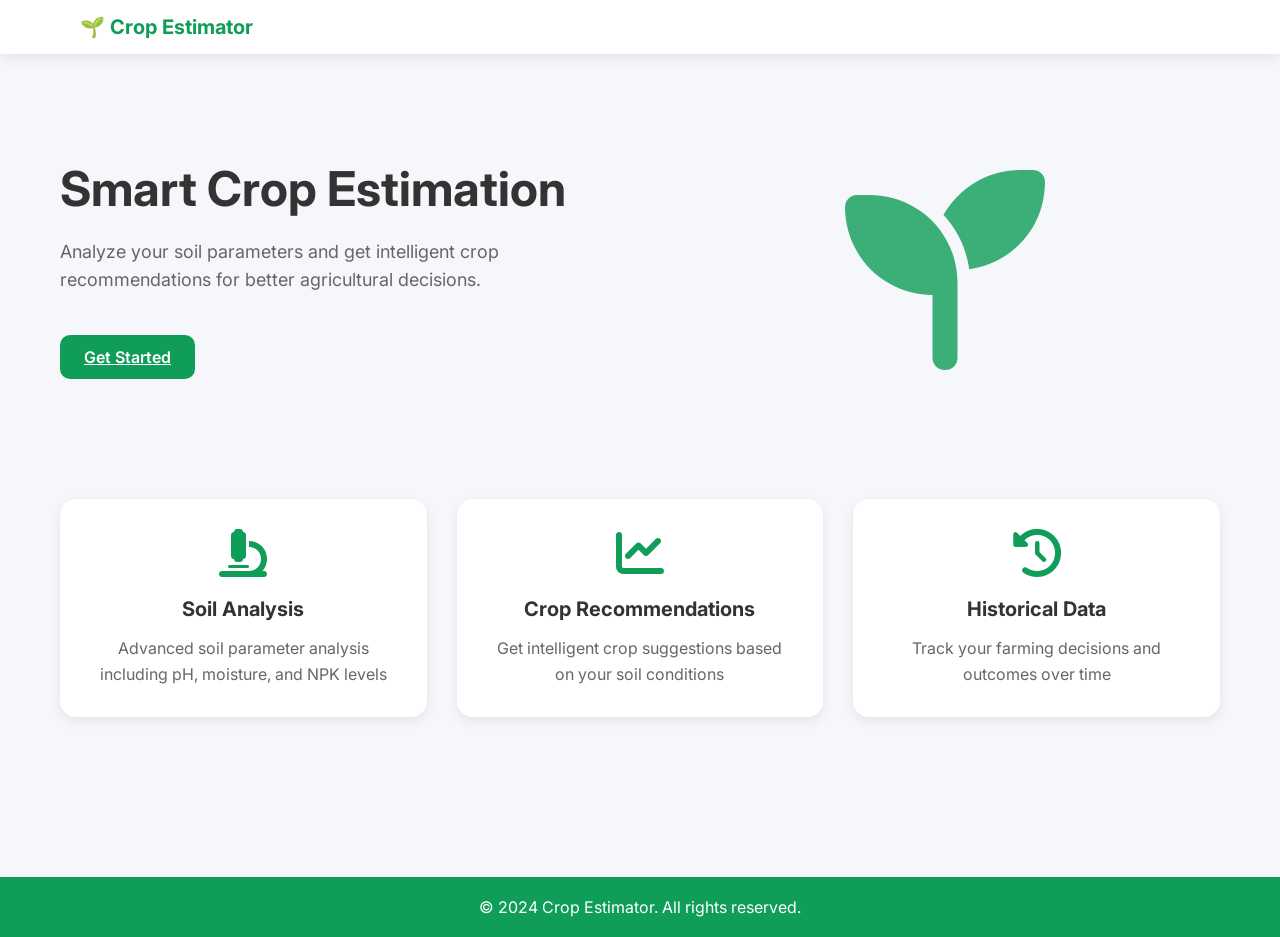
<file: indexl.html>
<!doctype html>
<html lang="en">
  <head>
    <meta charset="UTF-8" />
    <meta name="viewport" content="width=device-width, initial-scale=1.0" />
    <title>Crop Estimator - Smart Agriculture</title>
    <link
      href="https://fonts.googleapis.com/css2?family=Inter:wght@400;600&display=swap"
      rel="stylesheet"
    />
    <link
      rel="stylesheet"
      href="https://cdnjs.cloudflare.com/ajax/libs/font-awesome/6.5.0/css/all.min.css"
    />
    <link rel="stylesheet" href="style.css" />
  </head>
  <body class="landing-body"> 
    <header class="landing-header">
      <nav class="navbar">
        <div class="nav-brand">
          <h2>🌱 Crop Estimator</h2>
        </div>

    
        </div>
      </nav>
    </header>

    <main class="landing-main">
      <section class="hero">
        <div class="hero-content">
          <h1>Smart Crop Estimation</h1>
          <p>
            Analyze your soil parameters and get intelligent crop
            recommendations for better agricultural decisions.
          </p>
          <div class="hero-buttons">
            <a href="signin.html" class="submit-btn">Get Started</a>
          </div>
        </div>
        <div class="hero-image">
          <i class="fas fa-seedling"></i>
        </div>
      </section>

      <section class="features">
        <div class="features-grid">
          <div class="feature-card">
            <i class="fas fa-microscope"></i>
            <h3>Soil Analysis</h3>
            <p>
              Advanced soil parameter analysis including pH, moisture, and NPK
              levels
            </p>
          </div>
          <div class="feature-card">
            <i class="fas fa-chart-line"></i>
            <h3>Crop Recommendations</h3>
            <p>
              Get intelligent crop suggestions based on your soil conditions
            </p>
          </div>
          <div class="feature-card">
            <i class="fas fa-history"></i>
            <h3>Historical Data</h3>
            <p>Track your farming decisions and outcomes over time</p>
          </div>
        </div>
      </section>

      <!-- Existing form and content here -->
    </main>

    <footer class="landing-footer">
      <p>&copy; 2024 Crop Estimator. All rights reserved.</p>
    </footer>
  </body>
</html>
</file>
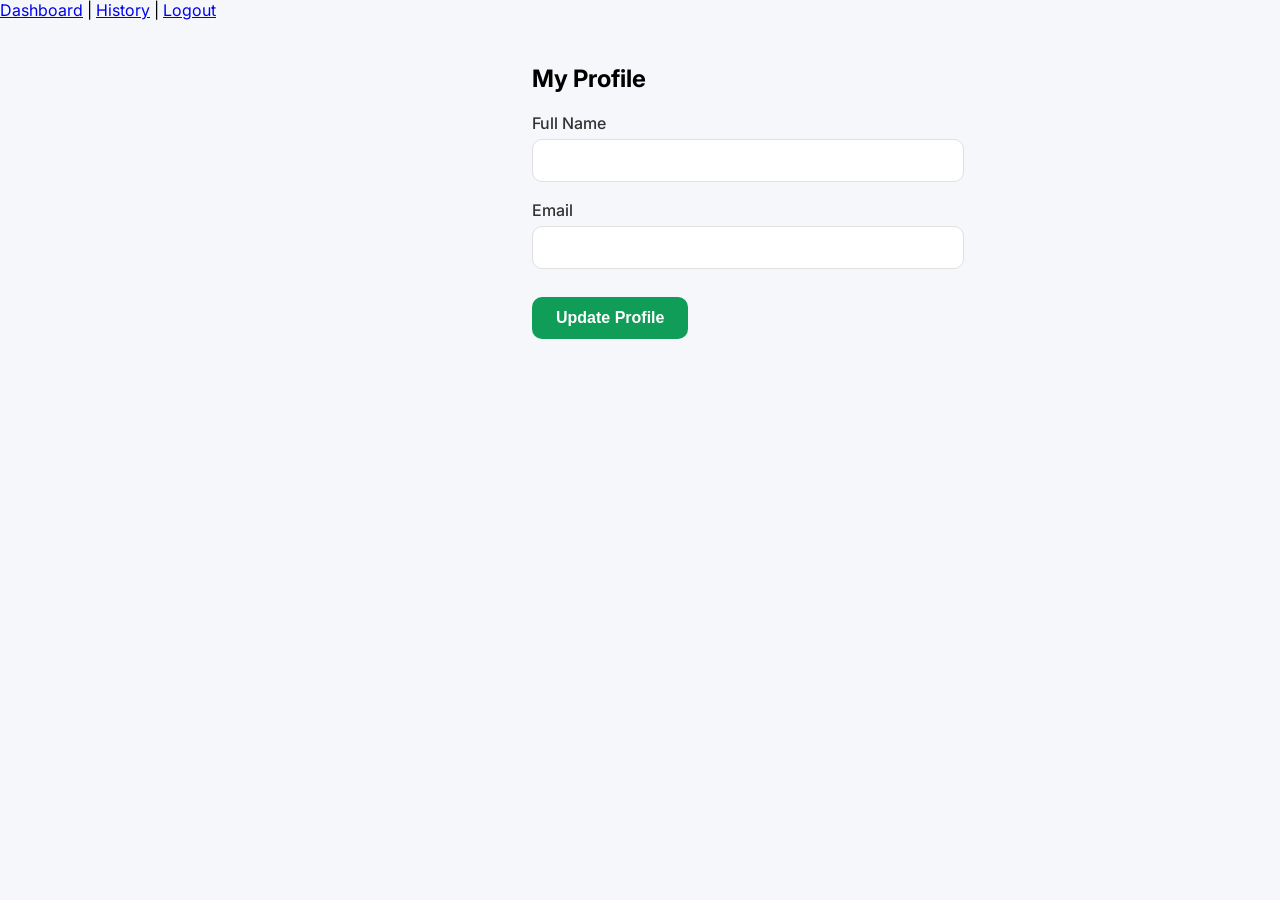
<file: profile.html>
<!doctype html>
<html lang="en">
  <head>
    <meta charset="UTF-8" />
    <title>Profile</title>
    <link rel="stylesheet" href="style.css" />
    <link
      href="https://fonts.googleapis.com/css2?family=Inter:wght@400;600&display=swap"
      rel="stylesheet"
    />
  </head>
  <body>
    <nav style="margin-bottom: 2em; text-align: center">
      <a href="dashboard.html">Dashboard</a> |
      <a href="history.html">History</a> |
      <a href="#" data-action="logout">Logout</a>
    </nav>

    <div
      class="main"
      style="max-width: 480px; margin: 40px auto; padding: 24px"
    >
      <h2>My Profile</h2>

      <form id="profileForm" style="margin-top: 20px">
        <div class="form-group">
          <label for="fullName">Full Name</label>
          <input type="text" id="fullName" required />
        </div>
        <div class="form-group">
          <label for="email">Email</label>
          <input type="email" id="email" required />
        </div>
        <button type="submit" class="submit-btn">Update Profile</button>
      </form>
    </div>

    <!-- script.js handles profileForm submit and pre-fill -->
    <script src="script.js"></script>
  </body>
</html>
</file>
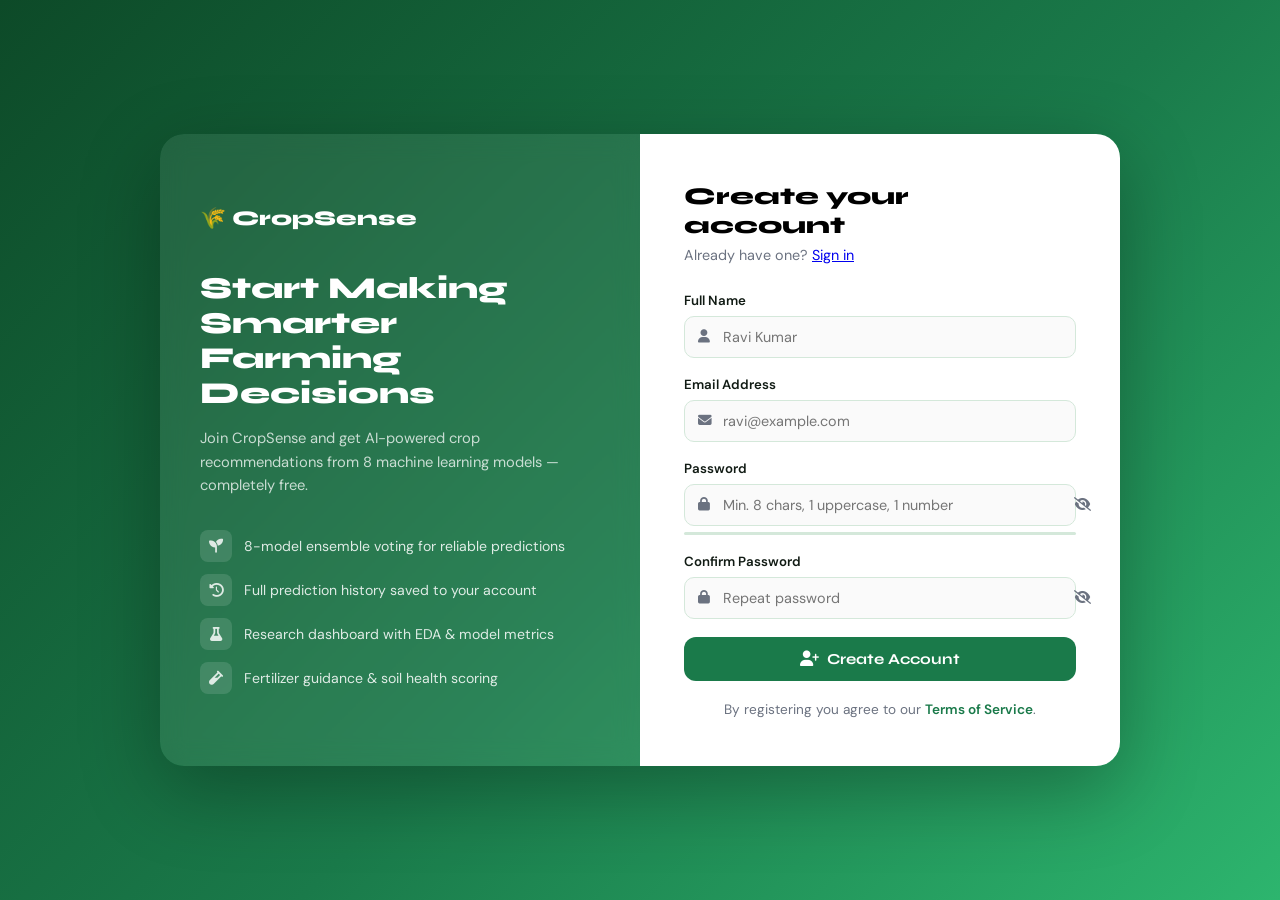
<file: register.html>
<!doctype html>
<html lang="en">
  <head>
    <meta charset="UTF-8" />
    <meta name="viewport" content="width=device-width, initial-scale=1.0" />
    <title>CropSense — Create Account</title>
    <link
      href="https://fonts.googleapis.com/css2?family=Syne:wght@400;600;700;800&family=DM+Sans:wght@300;400;500&display=swap"
      rel="stylesheet"
    />
    <link
      rel="stylesheet"
      href="https://cdnjs.cloudflare.com/ajax/libs/font-awesome/6.5.0/css/all.min.css"
    />
    <style>
      :root {
        --green: #1a7a4a;
        --green-light: #2db56e;
        --green-pale: #e8f7ee;
        --green-mid: #c2ecd5;
        --dark: #111b14;
        --gray: #6b7280;
        --gray-light: #f4f6f4;
        --border: #d4e8da;
        --red: #c0392b;
        --red-pale: #fdecea;
      }
      *,
      *::before,
      *::after {
        margin: 0;
        padding: 0;
        box-sizing: border-box;
      }
      body {
        font-family: "DM Sans", sans-serif;
        background: linear-gradient(
          135deg,
          #0d4a28 0%,
          #1a7a4a 55%,
          #2db56e 100%
        );
        min-height: 100vh;
        display: flex;
        align-items: center;
        justify-content: center;
        padding: 20px;
      }
      .auth-wrap {
        display: grid;
        grid-template-columns: 1fr 1fr;
        max-width: 960px;
        width: 100%;
        border-radius: 24px;
        overflow: hidden;
        box-shadow: 0 24px 80px rgba(0, 0, 0, 0.3);
      }
      .auth-left {
        background: rgba(255, 255, 255, 0.08);
        backdrop-filter: blur(12px);
        padding: 48px 40px;
        color: white;
        display: flex;
        flex-direction: column;
        justify-content: center;
      }
      .auth-brand {
        font-family: "Syne", sans-serif;
        font-weight: 800;
        font-size: 1.3rem;
        display: flex;
        align-items: center;
        gap: 8px;
        margin-bottom: 40px;
      }
      .auth-left h2 {
        font-family: "Syne", sans-serif;
        font-size: 1.9rem;
        font-weight: 800;
        line-height: 1.15;
        margin-bottom: 16px;
      }
      .auth-left p {
        opacity: 0.75;
        font-size: 0.92rem;
        line-height: 1.6;
        margin-bottom: 32px;
      }
      .auth-perks {
        display: flex;
        flex-direction: column;
        gap: 12px;
      }
      .perk {
        display: flex;
        align-items: center;
        gap: 12px;
        font-size: 0.88rem;
        opacity: 0.85;
      }
      .perk-icon {
        width: 32px;
        height: 32px;
        background: rgba(255, 255, 255, 0.15);
        border-radius: 8px;
        display: flex;
        align-items: center;
        justify-content: center;
        flex-shrink: 0;
      }
      .auth-right {
        background: white;
        padding: 48px 44px;
        display: flex;
        flex-direction: column;
        justify-content: center;
      }
      .auth-right h3 {
        font-family: "Syne", sans-serif;
        font-weight: 800;
        font-size: 1.5rem;
        margin-bottom: 6px;
      }
      .auth-right .sub {
        color: var(--gray);
        font-size: 0.9rem;
        margin-bottom: 28px;
      }
      .form-group {
        margin-bottom: 18px;
      }
      .form-group label {
        display: block;
        font-size: 0.83rem;
        font-weight: 600;
        margin-bottom: 7px;
        color: var(--dark);
      }
      .input-wrap {
        position: relative;
      }
      .input-wrap i {
        position: absolute;
        left: 14px;
        top: 50%;
        transform: translateY(-50%);
        color: var(--gray);
        font-size: 0.85rem;
      }
      .input-wrap input {
        width: 100%;
        padding: 11px 14px 11px 38px;
        border: 1.5px solid var(--border);
        border-radius: 10px;
        font-family: "DM Sans", sans-serif;
        font-size: 0.9rem;
        color: var(--dark);
        outline: none;
        transition:
          border-color 0.2s,
          box-shadow 0.2s;
        background: #fafafa;
      }
      .input-wrap input:focus {
        border-color: var(--green);
        box-shadow: 0 0 0 3px rgba(26, 122, 74, 0.1);
        background: white;
      }
      .input-wrap input.error {
        border-color: var(--red);
        box-shadow: 0 0 0 3px rgba(192, 57, 43, 0.1);
      }
      .eye-btn {
        position: absolute;
        right: 12px;
        top: 50%;
        transform: translateY(-50%);
        background: none;
        border: none;
        cursor: pointer;
        color: var(--gray);
        padding: 2px;
      }
      .field-error {
        color: var(--red);
        font-size: 0.75rem;
        margin-top: 5px;
        display: none;
      }
      .field-error.show {
        display: block;
      }
      .password-strength {
        height: 3px;
        border-radius: 100px;
        margin-top: 6px;
        background: var(--border);
        overflow: hidden;
      }
      .strength-fill {
        height: 100%;
        border-radius: 100px;
        width: 0;
        transition:
          width 0.3s,
          background 0.3s;
      }
      .strength-label {
        font-size: 0.72rem;
        color: var(--gray);
        margin-top: 4px;
      }
      .submit-btn {
        width: 100%;
        padding: 13px;
        background: var(--green);
        color: white;
        border: none;
        border-radius: 12px;
        cursor: pointer;
        font-family: "Syne", sans-serif;
        font-weight: 700;
        font-size: 0.95rem;
        transition:
          background 0.2s,
          transform 0.1s;
        margin-top: 4px;
        display: flex;
        align-items: center;
        justify-content: center;
        gap: 8px;
      }
      .submit-btn:hover {
        background: #155e3a;
      }
      .submit-btn:active {
        transform: scale(0.98);
      }
      .submit-btn:disabled {
        background: var(--gray);
        cursor: not-allowed;
      }
      .auth-switch {
        text-align: center;
        margin-top: 20px;
        font-size: 0.85rem;
        color: var(--gray);
      }
      .auth-switch a {
        color: var(--green);
        font-weight: 600;
        text-decoration: none;
      }
      .auth-switch a:hover {
        text-decoration: underline;
      }
      #toast {
        position: fixed;
        bottom: 24px;
        right: 24px;
        z-index: 300;
        padding: 12px 20px;
        border-radius: 10px;
        color: white;
        font-family: "Syne", sans-serif;
        font-size: 0.85rem;
        font-weight: 600;
        box-shadow: 0 4px 16px rgba(0, 0, 0, 0.2);
        display: none;
        max-width: 320px;
      }
      #toast.show {
        display: block;
        animation: fadeUp 0.3s ease;
      }
      @keyframes fadeUp {
        from {
          opacity: 0;
          transform: translateY(10px);
        }
        to {
          opacity: 1;
          transform: translateY(0);
        }
      }
      @media (max-width: 700px) {
        .auth-wrap {
          grid-template-columns: 1fr;
        }
        .auth-left {
          display: none;
        }
        .auth-right {
          padding: 36px 28px;
        }
      }
    </style>
  </head>
  <body>
    <div id="toast"></div>
    <div class="auth-wrap">
      <!-- LEFT PANEL -->
      <div class="auth-left">
        <div class="auth-brand">🌾 CropSense</div>
        <h2>Start Making Smarter Farming Decisions</h2>
        <p>
          Join CropSense and get AI-powered crop recommendations from 8 machine
          learning models — completely free.
        </p>
        <div class="auth-perks">
          <div class="perk">
            <div class="perk-icon"><i class="fas fa-seedling"></i></div>
            8-model ensemble voting for reliable predictions
          </div>
          <div class="perk">
            <div class="perk-icon"><i class="fas fa-history"></i></div>
            Full prediction history saved to your account
          </div>
          <div class="perk">
            <div class="perk-icon"><i class="fas fa-flask"></i></div>
            Research dashboard with EDA &amp; model metrics
          </div>
          <div class="perk">
            <div class="perk-icon"><i class="fas fa-vial"></i></div>
            Fertilizer guidance &amp; soil health scoring
          </div>
        </div>
      </div>

      <!-- RIGHT PANEL: REGISTER FORM -->
      <div class="auth-right">
        <h3>Create your account</h3>
        <div class="sub">
          Already have one? <a href="signin.html">Sign in</a>
        </div>

        <form id="registerForm" novalidate>
          <!-- Full Name -->
          <div class="form-group">
            <label for="fullName">Full Name</label>
            <div class="input-wrap">
              <i class="fas fa-user"></i>
              <input
                type="text"
                id="fullName"
                placeholder="Ravi Kumar"
                autocomplete="name"
                required
              />
            </div>
            <div class="field-error" id="nameErr">
              Please enter your full name.
            </div>
          </div>

          <!-- Email -->
          <div class="form-group">
            <label for="email">Email Address</label>
            <div class="input-wrap">
              <i class="fas fa-envelope"></i>
              <input
                type="email"
                id="email"
                placeholder="ravi@example.com"
                autocomplete="email"
                required
              />
            </div>
            <div class="field-error" id="emailErr">
              Please enter a valid email address.
            </div>
          </div>

          <!-- Password -->
          <div class="form-group">
            <label for="password">Password</label>
            <div class="input-wrap">
              <i class="fas fa-lock"></i>
              <input
                type="password"
                id="password"
                placeholder="Min. 8 chars, 1 uppercase, 1 number"
                autocomplete="new-password"
                required
                oninput="checkStrength(this.value)"
              />
              <button
                type="button"
                class="eye-btn"
                id="eye1"
                onclick="togglePwd('password', 'eye1')"
              >
                <i class="fas fa-eye-slash"></i>
              </button>
            </div>
            <div class="password-strength">
              <div class="strength-fill" id="strengthFill"></div>
            </div>
            <div class="strength-label" id="strengthLabel"></div>
            <div class="field-error" id="pwdErr">
              Password must be 8+ chars with 1 uppercase and 1 number.
            </div>
          </div>

          <!-- Confirm Password -->
          <div class="form-group">
            <label for="confirmPassword">Confirm Password</label>
            <div class="input-wrap">
              <i class="fas fa-lock"></i>
              <input
                type="password"
                id="confirmPassword"
                placeholder="Repeat password"
                autocomplete="new-password"
                required
              />
              <button
                type="button"
                class="eye-btn"
                id="eye2"
                onclick="togglePwd('confirmPassword', 'eye2')"
              >
                <i class="fas fa-eye-slash"></i>
              </button>
            </div>
            <div class="field-error" id="confirmErr">
              Passwords do not match.
            </div>
          </div>

          <button type="submit" class="submit-btn" id="registerBtn">
            <i class="fas fa-user-plus"></i> Create Account
          </button>
        </form>

        <div class="auth-switch">
          By registering you agree to our <a href="#">Terms of Service</a>.
        </div>
      </div>
    </div>

    <script src="script.js"></script>
    <script>
      function showToast(msg, type = "info") {
        const c = { info: "#2b7a4b", error: "#c0392b", warn: "#d68910" };
        const t = document.getElementById("toast");
        t.textContent = msg;
        t.style.background = c[type] || c.info;
        t.className = "show";
        setTimeout(() => (t.className = ""), 4500);
      }

      function togglePwd(inputId, btnId) {
        const inp = document.getElementById(inputId);
        const icon = document.querySelector("#" + btnId + " i");
        if (inp.type === "password") {
          inp.type = "text";
          icon.className = "fas fa-eye";
        } else {
          inp.type = "password";
          icon.className = "fas fa-eye-slash";
        }
      }

      function checkStrength(pwd) {
        const fill = document.getElementById("strengthFill");
        const label = document.getElementById("strengthLabel");
        let score = 0;
        if (pwd.length >= 8) score++;
        if (/[A-Z]/.test(pwd)) score++;
        if (/[0-9]/.test(pwd)) score++;
        if (/[^A-Za-z0-9]/.test(pwd)) score++;
        const configs = [
          { w: "0%", bg: "", text: "" },
          { w: "25%", bg: "#c0392b", text: "Weak" },
          { w: "50%", bg: "#e07b24", text: "Fair" },
          { w: "75%", bg: "#2db56e", text: "Good" },
          { w: "100%", bg: "#1a7a4a", text: "Strong ✓" },
        ];
        const c = configs[score] || configs[0];
        fill.style.width = c.w;
        fill.style.background = c.bg;
        label.textContent = c.text;
        label.style.color = c.bg;
      }

      function showErr(id, show) {
        const el = document.getElementById(id);
        el.classList.toggle("show", show);
      }
      function markField(inputId, error) {
        document.getElementById(inputId).classList.toggle("error", error);
      }

      document
        .getElementById("registerForm")
        .addEventListener("submit", async (e) => {
          e.preventDefault();
          const fullName = document.getElementById("fullName").value.trim();
          const email = document
            .getElementById("email")
            .value.trim()
            .toLowerCase();
          const password = document.getElementById("password").value;
          const confirmPassword =
            document.getElementById("confirmPassword").value;

          let valid = true;
          // Validate name
          const nameOk = fullName.length > 1;
          showErr("nameErr", !nameOk);
          markField("fullName", !nameOk);
          if (!nameOk) valid = false;
          // Validate email
          const emailOk = /^[^\s@]+@[^\s@]+\.[^\s@]+$/.test(email);
          showErr("emailErr", !emailOk);
          markField("email", !emailOk);
          if (!emailOk) valid = false;
          // Validate password
          const pwdOk =
            password.length >= 8 &&
            /[A-Z]/.test(password) &&
            /[0-9]/.test(password);
          showErr("pwdErr", !pwdOk);
          markField("password", !pwdOk);
          if (!pwdOk) valid = false;
          // Validate confirm
          const confirmOk = password === confirmPassword;
          showErr("confirmErr", !confirmOk);
          markField("confirmPassword", !confirmOk);
          if (!confirmOk) valid = false;

          if (!valid) return;

          const btn = document.getElementById("registerBtn");
          btn.disabled = true;
          btn.innerHTML =
            '<i class="fas fa-spinner fa-spin"></i> Creating account…';

          try {
            const res = await publicFetch("http://127.0.0.1:5000/register", {
              method: "POST",
              body: JSON.stringify({ fullName, email, password }),
            });
            const data = await res.json();
            if (!res.ok)
              throw new Error(
                data.error || data.message || "Registration failed",
              );
            showToast("Account created! Redirecting to sign in…", "info");
            setTimeout(() => {
              window.location.href = "signin.html";
            }, 1200);
          } catch (err) {
            showToast(err.message, "error");
            btn.disabled = false;
            btn.innerHTML = '<i class="fas fa-user-plus"></i> Create Account';
          }
        });
    </script>
  </body>
</html>
</file>
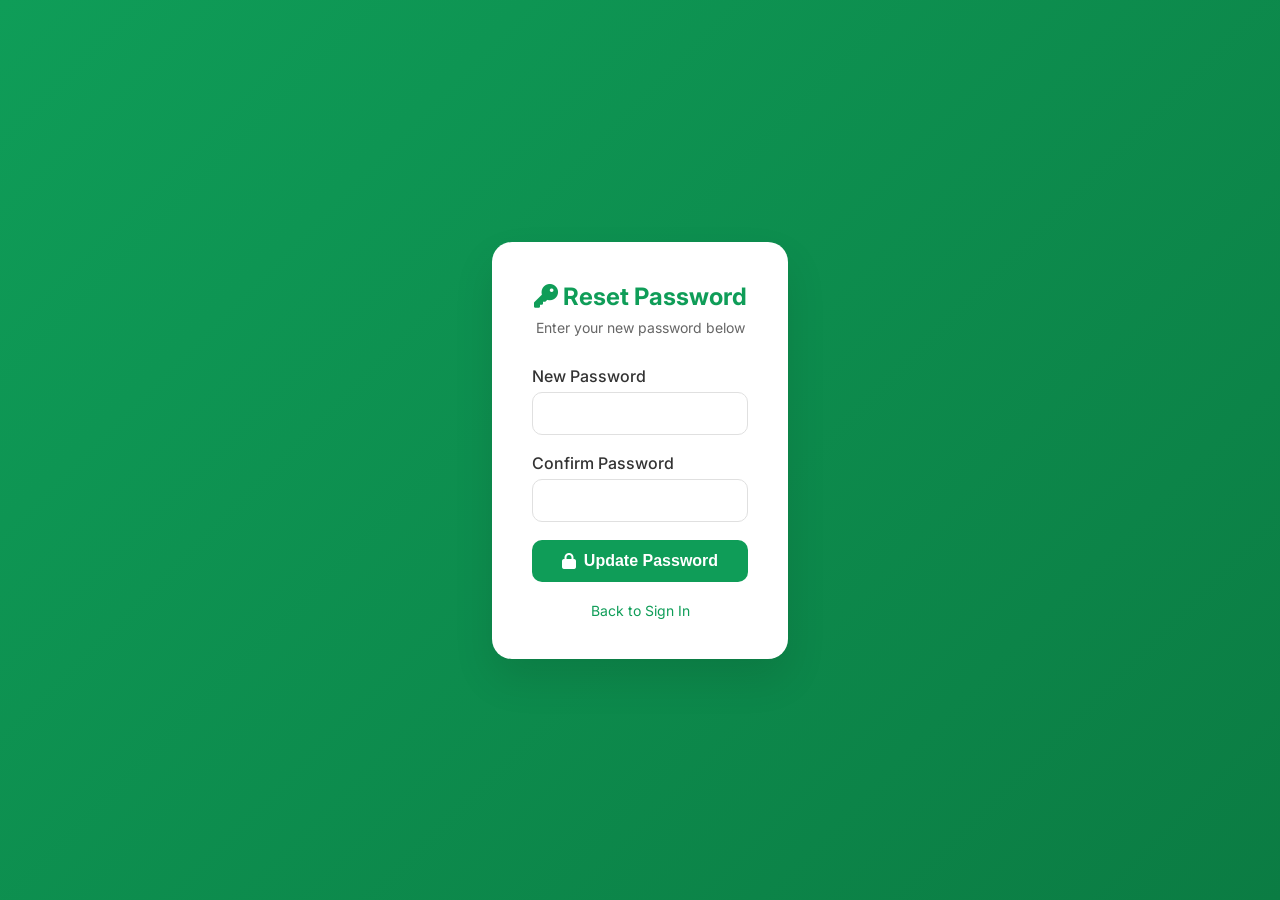
<file: reset_password.html>
<!doctype html>

<html lang="en">
  <head>
    <meta charset="UTF-8" />
    <meta name="viewport" content="width=device-width, initial-scale=1.0" />

    <title>Reset Password - Crop Estimator</title>

    <link
      href="https://fonts.googleapis.com/css2?family=Inter:wght@400;600&display=swap"
      rel="stylesheet"
    />
    <link
      rel="stylesheet"
      href="https://cdnjs.cloudflare.com/ajax/libs/font-awesome/6.5.0/css/all.min.css"
    />

    <link rel="stylesheet" href="style.css" />
  </head>

  <body class="auth-body">
    <div class="auth-container">
      <div class="auth-card">
        <div class="auth-header">
          <h2><i class="fas fa-key"></i> Reset Password</h2>
          <p>Enter your new password below</p>
        </div>

        <form id="resetForm" class="auth-form">
          <div class="form-group">
            <label>New Password</label>
            <input type="password" id="newPassword" required />
          </div>

          <div class="form-group">
            <label>Confirm Password</label>
            <input type="password" id="confirmPassword" required />
          </div>

          <button type="submit" class="submit-btn auth-btn">
            <i class="fas fa-lock"></i> Update Password
          </button>
        </form>

        <p id="message" style="margin-top: 15px"></p>

        <div class="auth-links">
          <a href="signin.html">Back to Sign In</a>
        </div>
      </div>
    </div>

    <script>
      // get token from URL
      const params = new URLSearchParams(window.location.search);
      const token = params.get("token");

      document
        .getElementById("resetForm")
        .addEventListener("submit", async function (e) {
          e.preventDefault();

          const password = document.getElementById("newPassword").value;
          const confirm = document.getElementById("confirmPassword").value;

          if (password !== confirm) {
            document.getElementById("message").innerText =
              "Passwords do not match";
            document.getElementById("message").style.color = "red";

            return;
          }

          try {
            const response = await fetch(
              "http://127.0.0.1:5000/reset_password",
              {
                method: "POST",

                headers: {
                  "Content-Type": "application/json",
                },

                body: JSON.stringify({
                  token: token,
                  new_password: password,
                }),
              },
            );

            const data = await response.json();

            if (response.ok) {
              document.getElementById("message").innerText =
                "Password updated successfully!";
              document.getElementById("message").style.color = "green";

              setTimeout(() => {
                window.location.href = "signin.html";
              }, 2000);
            } else {
              document.getElementById("message").innerText =
                data.error || "Reset failed";
              document.getElementById("message").style.color = "red";
            }
          } catch (err) {
            document.getElementById("message").innerText = "Server error";
            document.getElementById("message").style.color = "red";
          }
        });
    </script>
  </body>
</html>
</file>
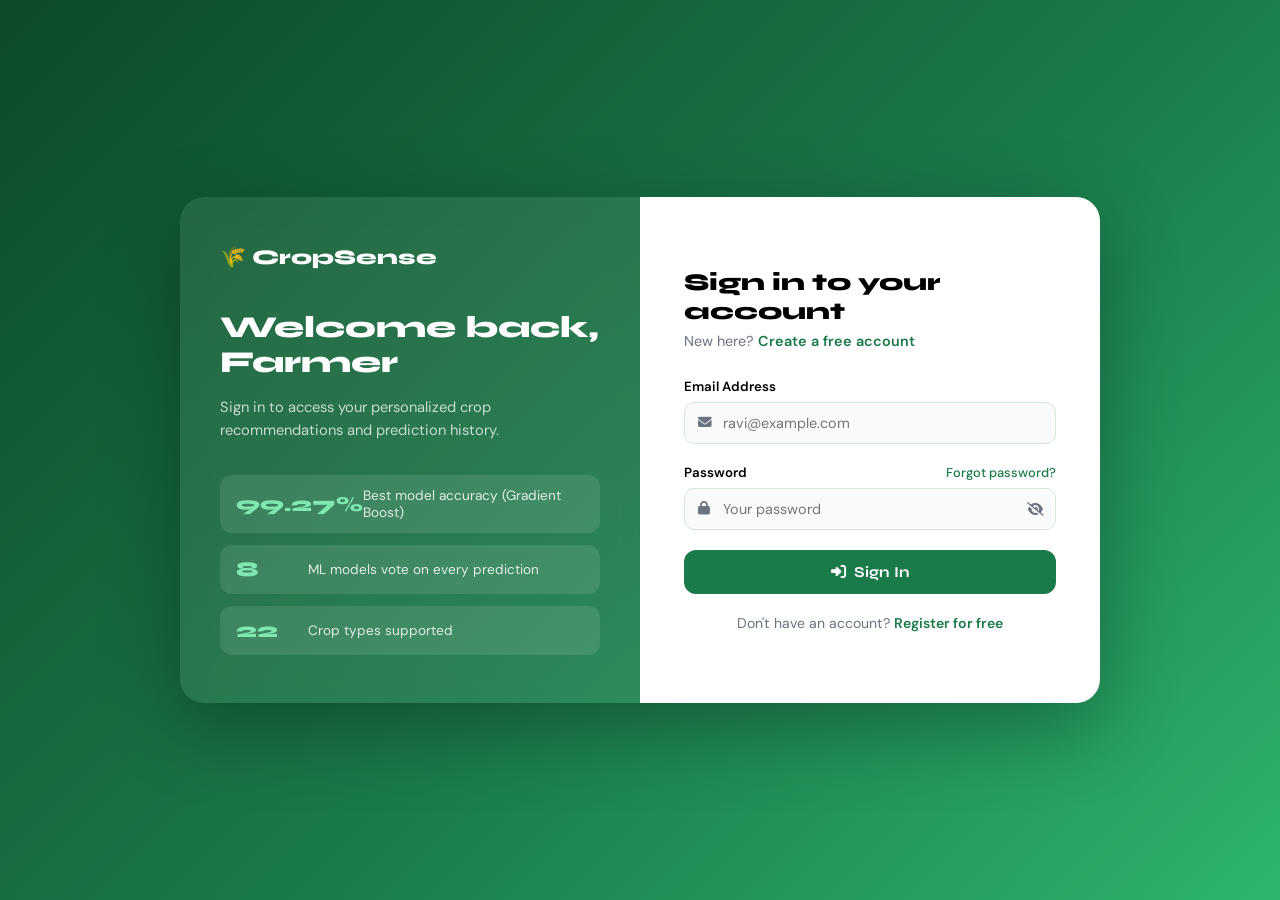
<file: signin.html>
<!doctype html>
<html lang="en">
  <head>
    <meta charset="UTF-8" />
    <meta name="viewport" content="width=device-width, initial-scale=1.0" />
    <title>CropSense — Sign In</title>
    <link
      href="https://fonts.googleapis.com/css2?family=Syne:wght@400;600;700;800&family=DM+Sans:wght@300;400;500&display=swap"
      rel="stylesheet"
    />
    <link
      rel="stylesheet"
      href="https://cdnjs.cloudflare.com/ajax/libs/font-awesome/6.5.0/css/all.min.css"
    />
    <style>
      :root {
        --green: #1a7a4a;
        --green-light: #2db56e;
        --green-pale: #e8f7ee;
        --green-mid: #c2ecd5;
        --dark: #111b14;
        --gray: #6b7280;
        --gray-light: #f4f6f4;
        --border: #d4e8da;
        --red: #c0392b;
      }
      *,
      *::before,
      *::after {
        margin: 0;
        padding: 0;
        box-sizing: border-box;
      }
      body {
        font-family: "DM Sans", sans-serif;
        background: linear-gradient(
          135deg,
          #0d4a28 0%,
          #1a7a4a 55%,
          #2db56e 100%
        );
        min-height: 100vh;
        display: flex;
        align-items: center;
        justify-content: center;
        padding: 20px;
      }
      .auth-wrap {
        display: grid;
        grid-template-columns: 1fr 1fr;
        max-width: 920px;
        width: 100%;
        border-radius: 24px;
        overflow: hidden;
        box-shadow: 0 24px 80px rgba(0, 0, 0, 0.3);
      }
      .auth-left {
        background: rgba(255, 255, 255, 0.08);
        backdrop-filter: blur(12px);
        padding: 48px 40px;
        color: white;
        display: flex;
        flex-direction: column;
        justify-content: center;
      }
      .auth-brand {
        font-family: "Syne", sans-serif;
        font-weight: 800;
        font-size: 1.3rem;
        display: flex;
        align-items: center;
        gap: 8px;
        margin-bottom: 40px;
        text-decoration: none;
        color: white;
      }
      .auth-left h2 {
        font-family: "Syne", sans-serif;
        font-size: 1.9rem;
        font-weight: 800;
        line-height: 1.15;
        margin-bottom: 16px;
      }
      .auth-left p {
        opacity: 0.75;
        font-size: 0.92rem;
        line-height: 1.6;
        margin-bottom: 32px;
      }
      .stat-chips {
        display: flex;
        flex-direction: column;
        gap: 12px;
      }
      .stat-chip {
        display: flex;
        align-items: center;
        gap: 12px;
        background: rgba(255, 255, 255, 0.1);
        border-radius: 12px;
        padding: 12px 16px;
      }
      .chip-val {
        font-family: "Syne", sans-serif;
        font-weight: 800;
        font-size: 1.3rem;
        color: #7fe8b0;
        min-width: 60px;
      }
      .chip-label {
        font-size: 0.85rem;
        opacity: 0.85;
      }
      .auth-right {
        background: white;
        padding: 48px 44px;
        display: flex;
        flex-direction: column;
        justify-content: center;
      }
      .auth-right h3 {
        font-family: "Syne", sans-serif;
        font-weight: 800;
        font-size: 1.5rem;
        margin-bottom: 6px;
      }
      .sub {
        color: var(--gray);
        font-size: 0.9rem;
        margin-bottom: 28px;
      }
      .sub a {
        color: var(--green);
        font-weight: 600;
        text-decoration: none;
      }
      .form-group {
        margin-bottom: 20px;
      }
      .form-group label {
        display: flex;
        justify-content: space-between;
        font-size: 0.83rem;
        font-weight: 600;
        margin-bottom: 7px;
      }
      .form-group label a {
        color: var(--green);
        font-weight: 500;
        text-decoration: none;
        font-size: 0.8rem;
      }
      .input-wrap {
        position: relative;
      }
      .input-wrap i.icon {
        position: absolute;
        left: 14px;
        top: 50%;
        transform: translateY(-50%);
        color: var(--gray);
        font-size: 0.85rem;
      }
      .input-wrap input {
        width: 100%;
        padding: 11px 42px 11px 38px;
        border: 1.5px solid var(--border);
        border-radius: 10px;
        font-family: "DM Sans", sans-serif;
        font-size: 0.9rem;
        color: var(--dark);
        outline: none;
        transition:
          border-color 0.2s,
          box-shadow 0.2s;
        background: #fafafa;
      }
      .input-wrap input:focus {
        border-color: var(--green);
        box-shadow: 0 0 0 3px rgba(26, 122, 74, 0.1);
        background: white;
      }
      .eye-btn {
        position: absolute;
        right: 12px;
        top: 50%;
        transform: translateY(-50%);
        background: none;
        border: none;
        cursor: pointer;
        color: var(--gray);
      }
      .submit-btn {
        width: 100%;
        padding: 13px;
        background: var(--green);
        color: white;
        border: none;
        border-radius: 12px;
        cursor: pointer;
        font-family: "Syne", sans-serif;
        font-weight: 700;
        font-size: 0.95rem;
        transition: background 0.2s;
        display: flex;
        align-items: center;
        justify-content: center;
        gap: 8px;
      }
      .submit-btn:hover {
        background: #155e3a;
      }
      .submit-btn:disabled {
        background: var(--gray);
        cursor: not-allowed;
      }
      .auth-switch {
        text-align: center;
        margin-top: 20px;
        font-size: 0.88rem;
        color: var(--gray);
      }
      .auth-switch a {
        color: var(--green);
        font-weight: 600;
        text-decoration: none;
      }
      #toast {
        position: fixed;
        bottom: 24px;
        right: 24px;
        z-index: 300;
        padding: 12px 20px;
        border-radius: 10px;
        color: white;
        font-family: "Syne", sans-serif;
        font-size: 0.85rem;
        font-weight: 600;
        box-shadow: 0 4px 16px rgba(0, 0, 0, 0.2);
        display: none;
        max-width: 320px;
      }
      #toast.show {
        display: block;
        animation: fadeUp 0.3s ease;
      }
      @keyframes fadeUp {
        from {
          opacity: 0;
          transform: translateY(10px);
        }
        to {
          opacity: 1;
          transform: translateY(0);
        }
      }
      @media (max-width: 700px) {
        .auth-wrap {
          grid-template-columns: 1fr;
        }
        .auth-left {
          display: none;
        }
        .auth-right {
          padding: 36px 28px;
        }
      }
    </style>
  </head>
  <body>
    <div id="toast"></div>
    <div class="auth-wrap">
      <!-- LEFT PANEL -->
      <div class="auth-left">
        <a class="auth-brand" href="index.html">🌾 CropSense</a>
        <h2>Welcome back, Farmer</h2>
        <p>
          Sign in to access your personalized crop recommendations and
          prediction history.
        </p>
        <div class="stat-chips">
          <div class="stat-chip">
            <div class="chip-val">99.27%</div>
            <div class="chip-label">Best model accuracy (Gradient Boost)</div>
          </div>
          <div class="stat-chip">
            <div class="chip-val">8</div>
            <div class="chip-label">ML models vote on every prediction</div>
          </div>
          <div class="stat-chip">
            <div class="chip-val">22</div>
            <div class="chip-label">Crop types supported</div>
          </div>
        </div>
      </div>

      <!-- RIGHT PANEL -->
      <div class="auth-right">
        <h3>Sign in to your account</h3>
        <p class="sub">
          New here? <a href="register.html">Create a free account</a>
        </p>

        <form id="signInForm" novalidate>
          <div class="form-group">
            <label for="email">Email Address</label>
            <div class="input-wrap">
              <i class="fas fa-envelope icon"></i>
              <input
                type="email"
                id="email"
                placeholder="ravi@example.com"
                autocomplete="email"
                required
              />
            </div>
          </div>

          <div class="form-group">
            <label for="password">
              Password
              <a href="forgot_password.html">Forgot password?</a>
            </label>
            <div class="input-wrap">
              <i class="fas fa-lock icon"></i>
              <input
                type="password"
                id="password"
                placeholder="Your password"
                autocomplete="current-password"
                required
              />
              <button
                type="button"
                class="eye-btn"
                id="eyeBtn"
                onclick="togglePwd()"
              >
                <i class="fas fa-eye-slash"></i>
              </button>
            </div>
          </div>

          <button type="submit" class="submit-btn" id="loginBtn">
            <i class="fas fa-sign-in-alt"></i> Sign In
          </button>
        </form>

        <div class="auth-switch">
          Don't have an account? <a href="register.html">Register for free</a>
        </div>
      </div>
    </div>

    <script src="script.js"></script>
    <script>
      function showToast(msg, type = "info") {
        const c = { info: "#2b7a4b", error: "#c0392b", warn: "#d68910" };
        const t = document.getElementById("toast");
        t.textContent = msg;
        t.style.background = c[type] || c.info;
        t.className = "show";
        setTimeout(() => (t.className = ""), 4500);
      }

      function togglePwd() {
        const inp = document.getElementById("password");
        const icon = document.querySelector("#eyeBtn i");
        if (inp.type === "password") {
          inp.type = "text";
          icon.className = "fas fa-eye";
        } else {
          inp.type = "password";
          icon.className = "fas fa-eye-slash";
        }
      }

      document
        .getElementById("signInForm")
        .addEventListener("submit", async (e) => {
          e.preventDefault();
          const email = document
            .getElementById("email")
            .value.trim()
            .toLowerCase();
          const password = document.getElementById("password").value;

          if (!email || !password) {
            showToast("Please fill in all fields.", "warn");
            return;
          }

          const btn = document.getElementById("loginBtn");
          btn.disabled = true;
          btn.innerHTML = '<i class="fas fa-spinner fa-spin"></i> Signing in…';

          try {
            const res = await publicFetch("http://127.0.0.1:5000/login", {
              method: "POST",
              body: JSON.stringify({ email, password }),
            });
            const data = await res.json();
            if (!res.ok)
              throw new Error(data.error || data.message || "Login failed");
            saveSession(data);
            showToast("Welcome back! Redirecting…");
            setTimeout(() => {
              window.location.href = "dashboard.html";
            }, 800);
          } catch (err) {
            showToast(err.message, "error");
            btn.disabled = false;
            btn.innerHTML = '<i class="fas fa-sign-in-alt"></i> Sign In';
          }
        });
    </script>
  </body>
</html>
</file>
<file: style.css>
:root {
  --primary: #0f9d58;
  --primary-dark: #0b7c43;
  --bg: #f5f7fa;
  --white: #ffffff;
  --text: #333;
  --light-gray: #e0e0e0;
  --box-shadow: 0 4px 12px rgba(0, 0, 0, 0.08);
}

* {
  margin: 0;
  padding: 0;
  box-sizing: border-box;
}

body {
  font-family: "Inter", sans-serif;
  display: flex;
  background-color: var(--bg);
  height: 100vh;
  overflow: hidden;
}

/* Header with menu button */
.header {
  display: flex;
  position: fixed;
  top: 0;
  left: 0;
  right: 0;
  background: var(--primary);
  color: var(--white);
  padding: 15px 20px;
  z-index: 1001;
  align-items: center;
  justify-content: space-between;
}

.header h2 {
  font-size: 18px;
}

#menu-icon {
  font-size: 24px;
  color: var(--white);
  cursor: pointer;
  transition: transform 0.3s;
}

#menu-icon.active {
  transform: rotate(90deg);
}

/* Sidebar */
.sidebar {
  width: 240px;
  background: var(--primary);
  color: var(--white);
  display: flex;
  flex-direction: column;
  padding: 30px 20px;
  transition: transform 0.3s ease;
  position: fixed;
  top: 60px;
  left: 0;
  height: calc(100vh - 60px);
  z-index: 1000;
}

.sidebar.hidden {
  transform: translateX(-100%);
}

.sidebar h2 {
  font-size: 22px;
  margin-bottom: 40px;
  text-align: center;
}

.sidebar a {
  color: white;
  text-decoration: none;
  margin-bottom: 20px;
  font-size: 16px;
  display: flex;
  align-items: center;
  gap: 12px;
  padding: 8px 12px;
  border-radius: 8px;
  transition: 0.2s;
}

.sidebar a:hover {
  background: rgba(255, 255, 255, 0.15);
}

/* Main */
.main {
  flex-grow: 1;
  padding: 30px 40px;
  overflow-y: auto;
  transition: margin-left 0.3s ease;
  margin-top: 60px;
  margin-left: 240px;
}

.main.expanded {
  margin-left: 0;
}

.main h1 {
  font-size: 28px;
  margin-bottom: 20px;
  color: var(--text);
}

.form-section {
  background: var(--white);
  padding: 24px;
  border-radius: 16px;
  box-shadow: var(--box-shadow);
  margin-bottom: 30px;
}

.form-section h2 {
  font-size: 20px;
  margin-bottom: 20px;
  color: var(--primary-dark);
}

.form-group {
  margin-bottom: 18px;
}

.form-group img {
  width: 20px;
  height: 15px;
  position: absolute;
  margin-left: -30px;
  margin-top: 15px;
  cursor: pointer;
}

label {
  display: block;
  margin-bottom: 6px;
  font-weight: 500;
  color: var(--text);
}

input,
select {
  width: 100%;
  padding: 12px;
  border: 1px solid var(--light-gray);
  border-radius: 10px;
  font-size: 15px;
  transition: 0.2s;
}

input:focus,
select:focus {
  border-color: var(--primary);
  outline: none;
}

.submit-btn {
  background-color: var(--primary);
  color: white;
  border: none;
  padding: 12px 24px;
  border-radius: 10px;
  font-size: 16px;
  font-weight: 600;
  cursor: pointer;
  transition: background-color 0.3s;
  margin-top: 10px;
}

.submit-btn:hover {
  background-color: var(--primary-dark);
}

.results {
  background: var(--white);
  padding: 24px;
  border-radius: 16px;
  box-shadow: var(--box-shadow);
}

.results h3 {
  margin-bottom: 16px;
  color: var(--primary-dark);
  font-size: 18px;
}

.result-box {
  padding: 14px 20px;
  border: 1px solid var(--light-gray);
  border-radius: 10px;
  margin-bottom: 12px;
  background-color: #f1f8e9;
  font-size: 16px;
  color: #33691e;
  display: flex;
  align-items: center;
  gap: 10px;
}

.result-box i {
  color: #558b2f;
}

/* Mobile overlay */
.overlay {
  display: none;
  position: fixed;
  top: 0;
  left: 0;
  right: 0;
  bottom: 0;
  background: rgba(0, 0, 0, 0.5);
  z-index: 999;
}

.overlay.active {
  display: block;
}

/* Authentication Pages */
.auth-body {
  display: flex;
  align-items: center;
  justify-content: center;
  min-height: 100vh;
  background: linear-gradient(135deg,
      var(--primary) 0%,
      var(--primary-dark) 100%);
  overflow: auto;
}

.auth-container {
  display: flex;
  align-items: center;
  justify-content: center;
  min-height: 100vh;
  padding: 20px;
}

.auth-card {
  background: var(--white);
  padding: 40px;
  border-radius: 20px;
  box-shadow: 0 20px 40px rgba(0, 0, 0, 0.1);
  width: 100%;
  max-width: 400px;
}

.auth-header {
  text-align: center;
  margin-bottom: 30px;
}

.auth-header h2 {
  color: var(--primary);
  font-size: 24px;
  margin-bottom: 8px;
}

.auth-header p {
  color: #666;
  font-size: 14px;
}

.auth-form {
  margin-bottom: 20px;
}

.auth-btn {
  width: 100%;
  display: flex;
  align-items: center;
  justify-content: center;
  gap: 8px;
}

.auth-links {
  text-align: center;
  font-size: 14px;
}

.auth-links a {
  color: var(--primary);
  text-decoration: none;
  margin: 0 8px;
}

.auth-links a:hover {
  text-decoration: underline;
}

.auth-links span {
  color: #ccc;
}

/* Landing Page */
.landing-body {
  display: flex;
  overflow: auto;
  height: auto;
  min-height: 100vh;
  flex-direction: column;
}

.landing-header {
  background: var(--white);
  box-shadow: var(--box-shadow);
  position: fixed;
  top: 0;
  left: 0;
  right: 0;
  z-index: 1000;
}

.navbar {
  display: flex;
  justify-content: space-between;
  align-items: center;
  padding: 15px 40px;
  max-width: 1200px;
  margin: 0 auto;
}

.nav-brand h2 {
  color: var(--primary);
  font-size: 20px;
}

.nav-btn {
  background: var(--primary);
  color: var(--white);
  padding: 10px 20px;
  border-radius: 8px;
  text-decoration: none;
  font-weight: 600;
  transition: background-color 0.3s;
}

/* Default layout (desktop) */
.nav-links {
  display: flex;
  gap: 10px;
  align-items: center;
}

/* Make buttons adjust on smaller screens */
@media (max-width: 768px) {
  .nav-links {
    flex-direction: column;
    gap: 8px;
    position: relative;
    top: 0;
    right: 0;
    background: none;
    box-shadow: none;
    padding: 0;
  }

  .nav-btn {
    width: 100%;
    /* Full width */
    text-align: center;
    font-size: 14px;
    /* Smaller font */
    padding: 8px 12px;
    /* Adjust padding */
  }
}

.nav-btn:hover {
  background: var(--primary-dark);
}

.landing-main {
  margin-top: 80px;
  padding: 40px 20px;
  max-width: 1200px;
  margin-left: auto;
  margin-right: auto;
  flex: 1;
}

.hero {
  display: grid;
  grid-template-columns: 1fr 1fr;
  gap: 60px;
  align-items: center;
  margin-bottom: 80px;
  padding: 40px 0;
}

.hero-content h1 {
  font-size: 48px;
  color: var(--text);
  margin-bottom: 20px;
  line-height: 1.2;
}

.hero-content p {
  font-size: 18px;
  color: #666;
  margin-bottom: 30px;
  line-height: 1.6;
}

.hero-buttons {
  display: flex;
  gap: 20px;
}

.hero-image {
  display: flex;
  justify-content: center;
  align-items: center;
}

.hero-image i {
  font-size: 200px;
  color: var(--primary);
  opacity: 0.8;
}

.features {
  margin-bottom: 60px;
}

.features-grid {
  display: grid;
  grid-template-columns: repeat(auto-fit, minmax(300px, 1fr));
  gap: 30px;
  margin-top: 40px;
}

.feature-card {
  background: var(--white);
  padding: 30px;
  border-radius: 16px;
  box-shadow: var(--box-shadow);
  text-align: center;
  transition: transform 0.3s ease;
}

.feature-card:hover {
  transform: translateY(-5px);
}

.feature-card i {
  font-size: 48px;
  color: var(--primary);
  margin-bottom: 20px;
}

.feature-card h3 {
  color: var(--text);
  font-size: 20px;
  margin-bottom: 15px;
}

.feature-card p {
  color: #666;
  line-height: 1.6;
}

.landing-footer {
  background: var(--primary);
  color: var(--white);
  text-align: center;
  padding: 20px;
  margin-top: 60px;
}

/* Responsive */
@media (max-width: 768px) {
  .sidebar {
    top: 60px;
    height: calc(100vh - 60px);
    transform: translateX(-100%);
  }

  .sidebar.active {
    transform: translateX(0);
  }

  .main {
    padding: 20px;
    margin-left: 0;
    width: 100%;
  }

  .main h1 {
    font-size: 24px;
  }

  .auth-card {
    padding: 30px 20px;
  }

  .navbar {
    padding: 15px 20px;
  }

  .hero {
    grid-template-columns: 1fr;
    gap: 40px;
    text-align: center;
  }

  .hero-content h1 {
    font-size: 36px;
  }

  .hero-image i {
    font-size: 120px;
  }

  .features-grid {
    grid-template-columns: 1fr;
    gap: 20px;
  }

  .landing-main {
    padding: 20px;
  }
}

/*clear button*/
button.clear-btn {
  background-color: #0f9d58;
  color: white;
  border: none;
  padding: 10px 16px;
  cursor: pointer;
  border-radius: 8px;
  height: auto;
  margin-bottom: 5px;
  margin-left: 5px;
}

button.clear-btn:hover {
  background-color: #0f9d58;
}

/* ================= Results Table Styling ================= */
.results-table {
  border-collapse: separate;
  /* allow spacing */
  border-spacing: 0 12px;
  /* add vertical space between rows */
  width: 100%;
  margin-top: 15px;
}

.results-table th,
.results-table td {
  padding: 10px 16px;
  /* space inside cells */
  text-align: center;
  border: 1px solid var(--light-gray);
  border-radius: 6px;
  background: #fff;
}

/* Make model names bold */
.results-table td:first-child {
  font-weight: bold;
  color: black;
  /* optional: darker green for emphasis */
}


.results-table thead th {
  background: #f1f8e9;
  /* light green header */
  font-weight: bold;
  color: var(--primary-dark);
}

.results-table tbody tr {
  background: #ffffff;
  box-shadow: var(--box-shadow);
}

/* Best model badge */
.best-badge{
  width:96px;
  height:96px;
  border-radius:50%;
  background: linear-gradient(180deg,#eaf8ee,#d7f1dd);
  display:flex;
  align-items:center;
  justify-content:center;
  box-shadow: 0 6px 18px rgba(43,122,75,0.12);
  border: 4px solid #2b7a4b33;
}
#best-percent{
  font-size:20px;
  font-weight:800;
  color:#1b6a3e;
}

/* Buttons (light) */
.btn {
  background:#2b7a4b;
  color:#fff;
  border:0;
  padding:8px 12px;
  border-radius:8px;
  cursor:pointer;
  font-weight:600;
}
.btn.small{ padding:6px 10px; font-size:14px; border-radius:7px; }
.btn.secondary{
  background:transparent;
  color:#2b7a4b;
  border:1px solid #2b7a4b33;
}

/* Admin Panel */

.admin-controls{
display:flex;
gap:16px;
margin-bottom:25px;
}

.admin-controls button{
padding:12px 20px;
font-size:15px;
}

/* Stats Cards */

.admin-stats{
display:flex;
gap:20px;
margin:25px 0;
}

.stat-card{
background:white;
padding:20px;
border-radius:10px;
box-shadow:0 3px 10px rgba(0,0,0,0.1);
flex:1;
text-align:center;
}

.stat-card h3{
font-size:28px;
color:#2b7a4b;   /* same green used everywhere */
margin-bottom:5px;
}

/* Table */

.admin-table{
background:white;
padding:20px;
border-radius:10px;
box-shadow:0 3px 10px rgba(0,0,0,0.08);
margin-top:20px;
}

.admin-table table{
width:100%;
border-collapse:collapse;
}

.admin-table th{
background: #1b8a4b;;   /* same theme color */
color:white;
padding:12px;
text-align:left;
}

.admin-table td{
padding:10px;
border-bottom:1px solid #eee;
}

.admin-table tr:hover{
background:#f5f5f5;
}

/* Hidden helper */
.hidden { display:none !important; }
</file>
